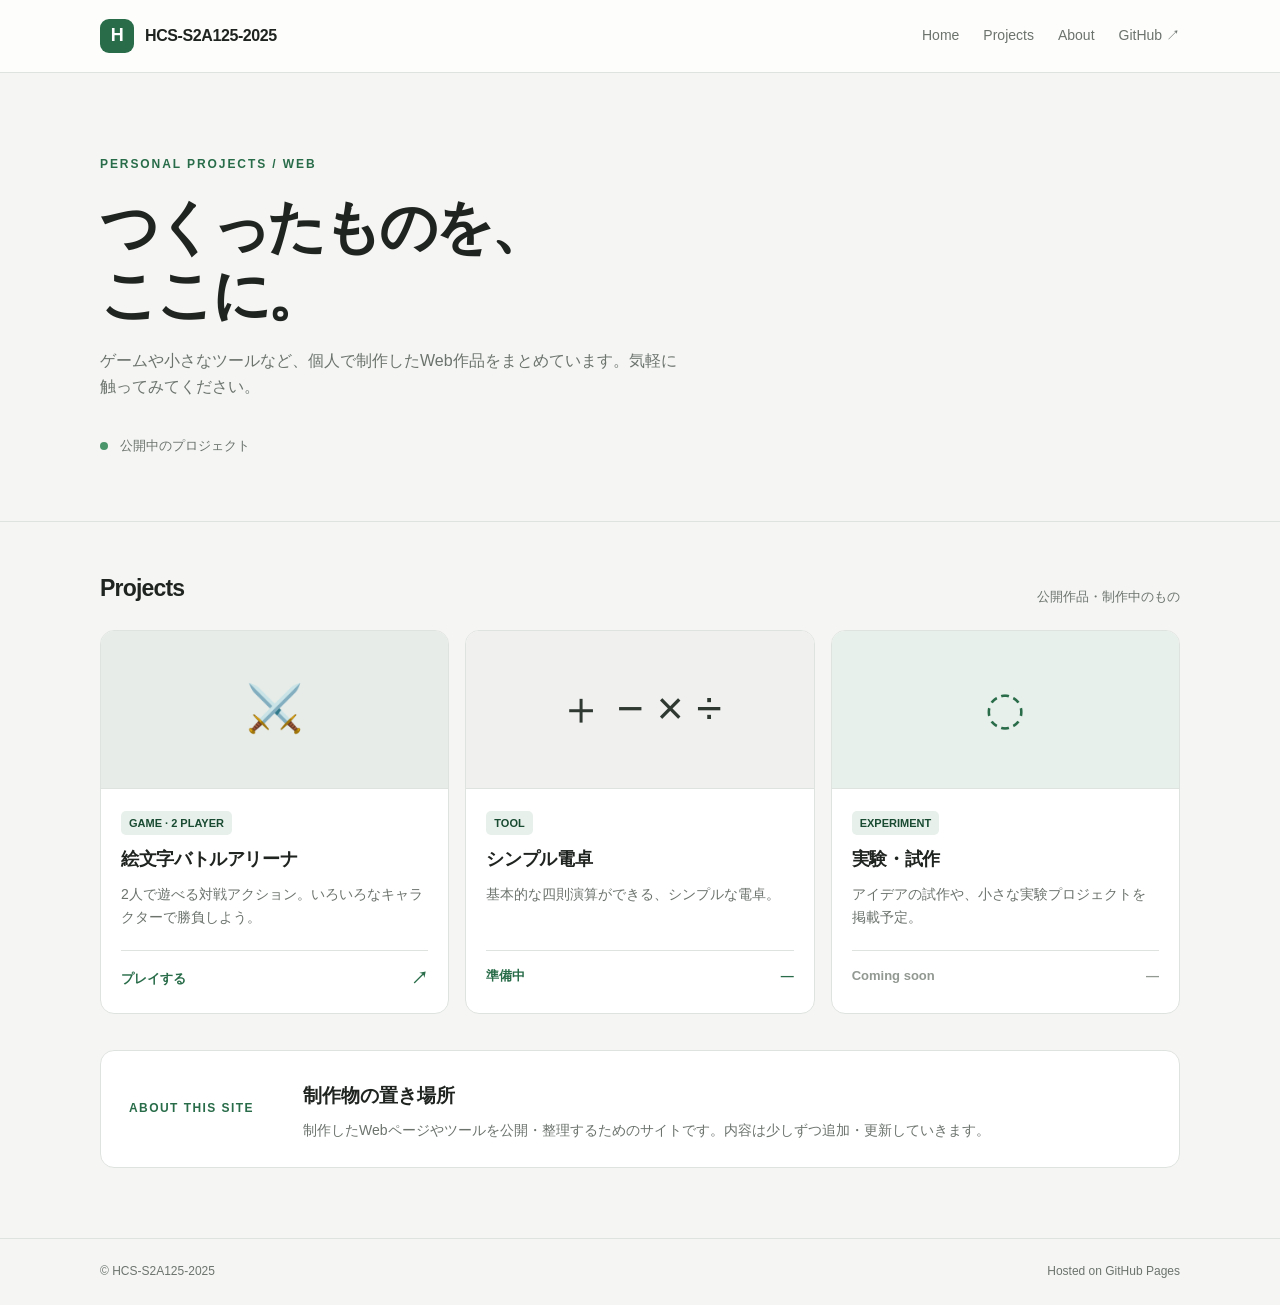
<file: index.html>
<!DOCTYPE html>
<html lang="ja">
<head>
  <meta charset="UTF-8">
  <meta name="viewport" content="width=device-width, initial-scale=1">
  <meta name="description" content="公開中のゲーム、ツール、制作物の一覧。">
  <title>HCS-S2A125-2025 — Projects</title>
  <style>
    :root {
      --bg: #f5f6f4;
      --surface: #ffffff;
      --ink: #202420;
      --muted: #6c736d;
      --line: #dfe3df;
      --green: #286c49;
      --green-soft: #e8f0eb;
      --green-dark: #194b32;
    }
    * { box-sizing: border-box; }
    html { scroll-behavior: smooth; }
    body {
      margin: 0; background: var(--bg); color: var(--ink);
      font-family: Inter, "Noto Sans JP", "Hiragino Kaku Gothic ProN", Meiryo, sans-serif;
      line-height: 1.65;
    }
    a { color: inherit; text-decoration: none; }
    .wrap { width: min(1080px, calc(100% - 40px)); margin: 0 auto; }
    header { border-bottom: 1px solid var(--line); background: rgba(255,255,255,.78); }
    .header-inner { min-height: 72px; display: flex; justify-content: space-between; align-items: center; gap: 24px; }
    .brand { display: flex; align-items: center; gap: 11px; font-weight: 750; letter-spacing: -.025em; }
    .brand-mark { width: 34px; height: 34px; display:grid; place-items:center; border-radius:9px; background:var(--green); color:white; font-size:18px; }
    .brand-name { font-size: 16px; }
    nav { display:flex; gap:24px; align-items:center; color:var(--muted); font-size:14px; }
    nav a:hover, .text-link:hover { color:var(--green); }
    .hero { padding: 82px 0 64px; border-bottom:1px solid var(--line); }
    .kicker { color:var(--green); font-size:12px; font-weight:800; letter-spacing:.16em; text-transform:uppercase; }
    h1 { font-size:clamp(34px,5vw,58px); line-height:1.18; letter-spacing:-.055em; margin:18px 0 18px; font-weight:800; }
    .hero p { color:var(--muted); font-size:16px; max-width:590px; margin:0; }
    .hero-bottom { margin-top:35px; display:flex; align-items:center; gap:12px; color:var(--muted); font-size:13px; }
    .dot { width:8px; height:8px; border-radius:50%; background:#4b956a; display:inline-block; }
    main { padding:48px 0 70px; }
    .section-head { display:flex; align-items:end; justify-content:space-between; gap:20px; margin-bottom:22px; }
    .section-head h2 { font-size:23px; letter-spacing:-.035em; margin:0; }
    .section-head span { color:var(--muted); font-size:13px; }
    .grid { display:grid; grid-template-columns:repeat(3, minmax(0,1fr)); gap:16px; }
    .card { background:var(--surface); border:1px solid var(--line); border-radius:14px; overflow:hidden; transition:transform .18s, border-color .18s; }
    .card:hover { transform:translateY(-3px); border-color:#a8c5b3; }
    .visual { height:158px; display:flex; align-items:center; justify-content:center; background:#eceeeb; color:#303832; border-bottom:1px solid var(--line); font-size:46px; }
    .visual.game { background:#e7ece8; }
    .visual.calc { background:#f0f1ef; }
    .visual.lab { background:#e8f0eb; color:var(--green); }
    .card-content { padding:20px; }
    .tag { display:inline-block; padding:3px 8px; border-radius:5px; background:var(--green-soft); color:var(--green-dark); font-size:11px; font-weight:700; margin-bottom:10px; }
    .card h3 { margin:0 0 8px; font-size:18px; letter-spacing:-.02em; }
    .card p { margin:0; color:var(--muted); font-size:14px; min-height:48px; }
    .card-action { display:flex; align-items:center; justify-content:space-between; margin-top:19px; padding-top:14px; border-top:1px solid var(--line); color:var(--green); font-size:13px; font-weight:750; }
    .arrow { font-size:17px; transition:transform .18s; }
    .card:hover .arrow { transform:translateX(3px); }
    .coming .card-action { color:#929892; }
    .about { margin-top:36px; padding:25px 28px; border:1px solid var(--line); border-radius:14px; background:#fff; display:grid; grid-template-columns:150px 1fr; gap:24px; align-items:center; }
    .about-label { color:var(--green); font-size:12px; font-weight:800; letter-spacing:.12em; }
    .about h2 { margin:4px 0 8px; font-size:19px; }
    .about p { margin:0; color:var(--muted); font-size:14px; }
    footer { border-top:1px solid var(--line); padding:23px 0; color:var(--muted); font-size:12px; }
    .footer-inner { display:flex; justify-content:space-between; gap:20px; }
    @media(max-width:760px) { .grid {grid-template-columns:1fr 1fr;} .about {grid-template-columns:1fr; gap:8px;} .hero {padding:60px 0 48px;} }
    @media(max-width:520px) { .header-inner {align-items:flex-start; flex-direction:column; padding:16px 0;} nav {width:100%; gap:16px; font-size:13px;} .grid {grid-template-columns:1fr;} .visual {height:135px;} .section-head {align-items:flex-start; flex-direction:column; gap:5px;} .footer-inner {flex-direction:column; gap:4px;} }
  </style>
</head>
<body>
  <header>
    <div class="wrap header-inner">
      <a class="brand" href="./"><span class="brand-mark">H</span><span class="brand-name">HCS-S2A125-2025</span></a>
      <nav aria-label="サイト内ナビゲーション">
        <a href="./">Home</a>
        <a href="#projects">Projects</a>
        <a href="#about">About</a>
        <a href="https://github.com/hcs-s2a125-2025" target="_blank" rel="noopener">GitHub ↗</a>
      </nav>
    </div>
  </header>

  <section class="hero">
    <div class="wrap">
      <div class="kicker">Personal projects / Web</div>
      <h1>つくったものを、<br>ここに。</h1>
      <p>ゲームや小さなツールなど、個人で制作したWeb作品をまとめています。気軽に触ってみてください。</p>
      <div class="hero-bottom"><span class="dot"></span>公開中のプロジェクト</div>
    </div>
  </section>

  <main class="wrap">
    <section id="projects">
      <div class="section-head">
        <h2>Projects</h2>
        <span>公開作品・制作中のもの</span>
      </div>
      <div class="grid">
        <article class="card">
          <div class="visual game" aria-hidden="true">⚔️</div>
          <div class="card-content">
            <span class="tag">GAME · 2 PLAYER</span>
            <h3>絵文字バトルアリーナ</h3>
            <p>2人で遊べる対戦アクション。いろいろなキャラクターで勝負しよう。</p>
            <a class="card-action" href="./games/battle/">プレイする <span class="arrow">↗</span></a>
          </div>
        </article>
        <article class="card">
          <div class="visual calc" aria-hidden="true">＋ − × ÷</div>
          <div class="card-content">
            <span class="tag">TOOL</span>
            <h3>シンプル電卓</h3>
            <p>基本的な四則演算ができる、シンプルな電卓。</p>
            <span class="card-action">準備中 <span>—</span></span>
          </div>
        </article>
        <article class="card coming">
          <div class="visual lab" aria-hidden="true">◌</div>
          <div class="card-content">
            <span class="tag">EXPERIMENT</span>
            <h3>実験・試作</h3>
            <p>アイデアの試作や、小さな実験プロジェクトを掲載予定。</p>
            <span class="card-action">Coming soon <span>—</span></span>
          </div>
        </article>
      </div>
    </section>

    <section id="about" class="about">
      <div class="about-label">ABOUT THIS SITE</div>
      <div>
        <h2>制作物の置き場所</h2>
        <p>制作したWebページやツールを公開・整理するためのサイトです。内容は少しずつ追加・更新していきます。</p>
      </div>
    </section>
  </main>

  <footer>
    <div class="wrap footer-inner">
      <span>© HCS-S2A125-2025</span>
      <span>Hosted on GitHub Pages</span>
    </div>
  </footer>
</body>
</html>
</file>
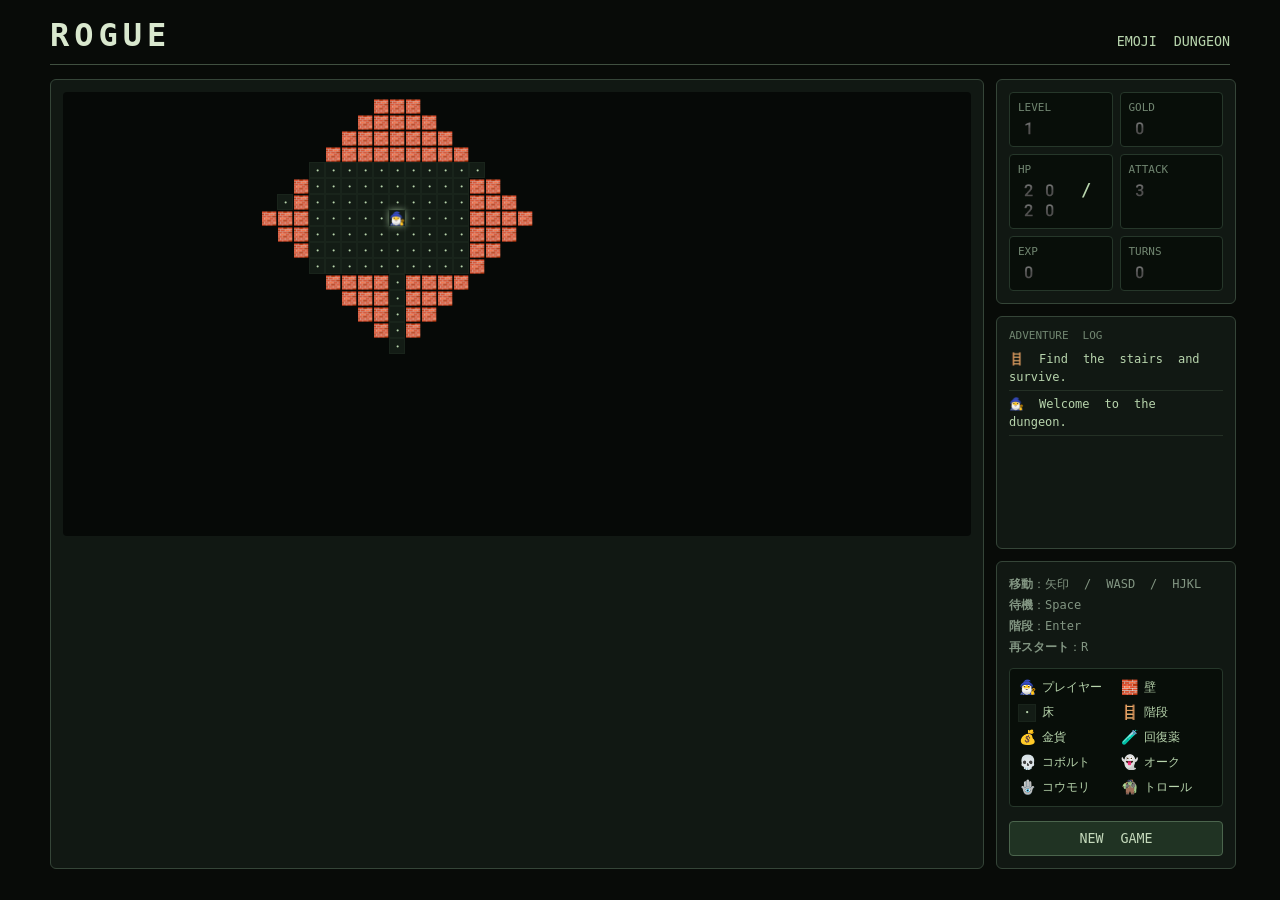
<file: games/rogue/index.html>
<!DOCTYPE html>
<html lang="ja">
<head>
<meta charset="UTF-8">
<meta name="viewport" content="width=device-width, initial-scale=1.0">
<title>ROGUE - Emoji Dungeon</title>

<style>
/* 基本リセット（元の "- {" の記述ミスを修正） */
* {
    box-sizing: border-box;
}

body {
    margin: 0;
    background: #080b08;
    color: #b8d5ad;
    font-family: Consolas, "Segoe UI Emoji", "Apple Color Emoji", "Noto Color Emoji", monospace;
    display: flex;
    justify-content: center;
    padding: 16px;
}

main {
    width: 1180px;
    max-width: 100%;
}

header {
    border-bottom: 1px solid #405040;
    padding-bottom: 10px;
    margin-bottom: 14px;
    display: flex;
    justify-content: space-between;
    align-items: baseline;
}

h1 {
    margin: 0;
    letter-spacing: 5px;
    color: #d9e8ce;
}

.layout {
    display: grid;
    grid-template-columns: 1fr 240px;
    gap: 12px;
}

.panel {
    background: #111813;
    border: 1px solid #354538;
    padding: 12px;
    border-radius: 6px;
}

/* マップ表示エリア：絵文字がズレないようCSS Gridで均等配置 */
.map-container {
    overflow: auto;
    display: flex;
    justify-content: center;
    align-items: center;
    background: #060907;
    border-radius: 4px;
    padding: 6px;
}

#map {
    display: grid;
    grid-template-columns: repeat(56, 16px);
    grid-template-rows: repeat(27, 16px);
    gap: 0;
    user-select: none;
    line-height: 1;
}

/* マップの1マス（タイル） */
.tile {
    width: 16px;
    height: 16px;
    display: flex;
    align-items: center;
    justify-content: center;
    font-size: 13px;
}

/* 床タイルの表現（絵文字が乗っていない床の質感） */
.tile-floor {
    background-color: #131c15;
    border: 0.5px solid #19241b;
}

/* 一度探索したが現在視界外のタイル（記憶領域として薄暗く表示） */
.tile-dim {
    opacity: 0.35;
    filter: grayscale(40%);
}

/* プレイヤーの視認性を高める微かな光彩 */
.tile-player {
    filter: drop-shadow(0 0 3px rgba(184, 213, 173, 0.7));
    z-index: 2;
}

aside {
    display: flex;
    flex-direction: column;
    gap: 12px;
}

.stats {
    display: grid;
    grid-template-columns: 1fr 1fr;
    gap: 7px;
}

.stat {
    background: #080e09;
    padding: 8px;
    border: 1px solid #26372a;
    border-radius: 4px;
}

.stat span {
    display: block;
    font-size: 11px;
    color: #718671;
}

.stat b {
    display: block;
    font-size: 17px;
    margin-top: 4px;
}

#log {
    height: 190px;
    overflow-y: auto;
    font-size: 12px;
    line-height: 1.5;
    margin-top: 4px;
}

.logline {
    border-bottom: 1px solid #243025;
    padding: 4px 0;
}

.controls {
    font-size: 12px;
    line-height: 1.75;
    color: #829582;
}

.legend-grid {
    display: grid;
    grid-template-columns: 1fr 1fr;
    gap: 4px 8px;
    margin: 10px 0 14px 0;
    padding: 8px;
    background: #080e09;
    border: 1px solid #26372a;
    border-radius: 4px;
    color: #b8d5ad;
}

.legend-item {
    display: flex;
    align-items: center;
    gap: 6px;
}

.legend-icon {
    display: inline-flex;
    align-items: center;
    justify-content: center;
    width: 18px;
    height: 18px;
    font-size: 14px;
}

/* タッチ・クリック用モバイル十字キー（スマホ操作補助） */
.dpad {
    display: none;
    grid-template-columns: repeat(3, 44px);
    grid-template-rows: repeat(2, 44px);
    gap: 6px;
    justify-content: center;
    margin-top: 10px;
}

.dpad button {
    padding: 0;
    font-size: 16px;
    border-radius: 6px;
}

button {
    width: 100%;
    background: #203323;
    border: 1px solid #4b654d;
    color: #c4d9bb;
    padding: 9px 12px;
    cursor: pointer;
    font-family: inherit;
    border-radius: 4px;
    transition: background 0.15s;
}

button:hover {
    background: #314b34;
}

#overlay {
    position: fixed;
    inset: 0;
    background: rgba(0, 0, 0, 0.8);
    display: none;
    align-items: center;
    justify-content: center;
    z-index: 100;
}

.modal {
    background: #111a14;
    border: 1px solid #58715a;
    padding: 25px;
    text-align: center;
    width: 350px;
    max-width: 90%;
    border-radius: 8px;
}

@media(max-width: 960px) {
    .layout {
        grid-template-columns: 1fr;
    }

    .map-container {
        justify-content: flex-start;
    }

    aside {
        display: grid;
        grid-template-columns: 1fr 1fr;
    }

    .dpad {
        display: grid;
    }
}

@media(max-width: 600px) {
    aside {
        grid-template-columns: 1fr;
    }
}
</style>
</head>

<body>

<main>

<header>
    <h1>ROGUE</h1>
    <small>EMOJI DUNGEON</small>
</header>

<div class="layout">

<section class="panel">
    <div class="map-container">
        <div id="map"></div>
    </div>
    <!-- モバイル・マウス操作用コントロールパッド -->
    <div class="dpad">
        <button onclick="descend()" title="階段を降りる">🪜</button>
        <button onclick="move(0,-1)" title="上へ">▲</button>
        <button onclick="takeTurn()" title="待機">⏳</button>
        <button onclick="move(-1,0)" title="左へ">◀</button>
        <button onclick="move(0,1)" title="下へ">▼</button>
        <button onclick="move(1,0)" title="右へ">▶</button>
    </div>
</section>

<aside>

<section class="panel stats">
    <div class="stat">
        <span>LEVEL</span>
        <b id="depth">1</b>
    </div>

    <div class="stat">
        <span>GOLD</span>
        <b id="gold">0</b>
    </div>

    <div class="stat">
        <span>HP</span>
        <b id="hp">20 / 20</b>
    </div>

    <div class="stat">
        <span>ATTACK</span>
        <b id="atk">3</b>
    </div>

    <div class="stat">
        <span>EXP</span>
        <b id="xp">0</b>
    </div>

    <div class="stat">
        <span>TURNS</span>
        <b id="turns">0</b>
    </div>
</section>

<section class="panel">
    <div style="color:#718671;font-size:11px">
        ADVENTURE LOG
    </div>
    <div id="log"></div>
</section>

<section class="panel controls">
    <b>移動</b>：矢印 / WASD / HJKL<br>
    <b>待機</b>：Space<br>
    <b>階段</b>：Enter<br>
    <b>再スタート</b>：R

    <!-- 絵文字凡例 -->
    <div class="legend-grid">
        <div class="legend-item"><span class="legend-icon">🧙‍♂️</span>プレイヤー</div>
        <div class="legend-item"><span class="legend-icon">🧱</span>壁</div>
        <div class="legend-item"><span class="legend-icon tile-floor">・</span>床</div>
        <div class="legend-item"><span class="legend-icon">🪜</span>階段</div>
        <div class="legend-item"><span class="legend-icon">💰</span>金貨</div>
        <div class="legend-item"><span class="legend-icon">🧪</span>回復薬</div>
        <div class="legend-item"><span class="legend-icon">💀</span>コボルト</div>
        <div class="legend-item"><span class="legend-icon">👻</span>オーク</div>
        <div class="legend-item"><span class="legend-icon">🪬</span>コウモリ</div>
        <div class="legend-item"><span class="legend-icon">🧌</span>トロール</div>
    </div>

    <button onclick="restart()">NEW GAME</button>
</section>

</aside>
</div>
</main>

<div id="overlay">
    <div class="modal">
        <h2 id="ovtitle">GAME OVER</h2>
        <p id="ovtext"></p>
        <button onclick="restart()">PLAY AGAIN</button>
    </div>
</div>

<script>
const W = 56;
const H = 27;

// 絵文字マッピング定義
const EMOJI = {
    player: "🧙‍♂️",
    wall: "🧱",
    floor: "・",
    stairs: "🪜",
    gold: "💰",
    potion: "🧪",
    kobold: "💀",
    orc: "👻",
    bat: "🪬",
    troll: "🧌"
};

let map;
let rooms;
let player;
let monsters;
let items;
let depth;
let gold;
let xp;
let turns;
let gameover;
let seen;

const rand = (a, b) =>
    Math.floor(Math.random() * (b - a + 1)) + a;

const el = id => document.getElementById(id);

// ログ出力
function log(text) {
    el("log").innerHTML =
        `<div class="logline">${text}</div>` +
        el("log").innerHTML;
}

// マップ初期化（preservePlayerStatsがtrueの場合は階層移動としてステータスを引き継ぐ）
function createMap(preservePlayerStats = false) {
    map = Array.from(
        { length: H },
        () => Array(W).fill("#")
    );

    seen = Array.from(
        { length: H },
        () => Array(W).fill(false)
    );

    rooms = [];
    monsters = [];
    items = [];

    // 部屋生成
    for (let attempt = 0; attempt < 100; attempt++) {
        if (rooms.length >= 8) break;

        let rw = rand(5, 10);
        let rh = rand(4, 7);

        let rx = rand(1, W - rw - 2);
        let ry = rand(1, H - rh - 2);

        let room = {
            x: rx,
            y: ry,
            w: rw,
            h: rh,
            cx: rx + Math.floor(rw / 2),
            cy: ry + Math.floor(rh / 2)
        };

        // 部屋同士の重なり判定
        let overlap = rooms.some(r =>
            rx < r.x + r.w + 1 &&
            rx + rw + 1 > r.x &&
            ry < r.y + r.h + 1 &&
            ry + rh + 1 > r.y
        );

        if (overlap) continue;

        // 床を配置
        for (let y = ry; y < ry + rh; y++) {
            for (let x = rx; x < rx + rw; x++) {
                map[y][x] = ".";
            }
        }

        // 通路を接続
        if (rooms.length > 0) {
            let prev = rooms[rooms.length - 1];

            if (Math.random() < 0.5) {
                horizontalTunnel(prev.cx, room.cx, prev.cy);
                verticalTunnel(prev.cy, room.cy, room.cx);
            } else {
                verticalTunnel(prev.cy, room.cy, prev.cx);
                horizontalTunnel(prev.cx, room.cx, room.cy);
            }
        }

        rooms.push(room);
    }

    // 部屋が2つ未満なら再生成
    if (rooms.length < 2) {
        createMap(preservePlayerStats);
        return;
    }

    // プレイヤー配置（新規スタート時は初期化、階層移動時は位置のみ更新）
    if (preservePlayerStats && player) {
        player.x = rooms[0].cx;
        player.y = rooms[0].cy;
    } else {
        player = {
            x: rooms[0].cx,
            y: rooms[0].cy,
            hp: 20,
            maxhp: 20,
            atk: 3
        };
    }

    // 階段を最後の部屋に配置
    const last = rooms[rooms.length - 1];
    map[last.cy][last.cx] = ">";

    // 敵・アイテム配置
    for (let i = 1; i < rooms.length; i++) {
        let room = rooms[i];

        if (Math.random() < 0.75) {
            let p = randomRoomPosition(room);
            monsters.push(createMonster(p.x, p.y));
        }

        if (Math.random() < 0.7) {
            let p = randomRoomPosition(room);
            items.push({
                x: p.x,
                y: p.y,
                type: Math.random() < 0.7 ? "gold" : "potion",
                value: rand(5, 15)
            });
        }
    }
}

// 横通路
function horizontalTunnel(x1, x2, y) {
    for (let x = Math.min(x1, x2); x <= Math.max(x1, x2); x++) {
        map[y][x] = ".";
    }
}

// 縦通路
function verticalTunnel(y1, y2, x) {
    for (let y = Math.min(y1, y2); y <= Math.max(y1, y2); y++) {
        map[y][x] = ".";
    }
}

// 部屋内の空き座標を取得
function randomRoomPosition(room) {
    let x, y;

    do {
        x = rand(room.x, room.x + room.w - 1);
        y = rand(room.y, room.y + room.h - 1);
    } while (
        (x === player.x && y === player.y) ||
        monsterAt(x, y) ||
        itemAt(x, y) ||
        map[y][x] === ">"
    );

    return { x, y };
}

// モンスター生成（絵文字割り当て）
function createMonster(x, y) {
    const types = [
        [EMOJI.kobold, "Kobold", 5, 1],
        [EMOJI.orc, "Orc", 8, 2],
        [EMOJI.bat, "Bat", 4, 1],
        [EMOJI.troll, "Troll", 12, 3]
    ];

    let t = types[rand(0, types.length - 1)];

    return {
        x: x,
        y: y,
        emoji: t[0],
        name: t[1],
        hp: t[2],
        atk: t[3]
    };
}

// 敵検索
function monsterAt(x, y) {
    return monsters.find(m => m.x === x && m.y === y);
}

// アイテム検索
function itemAt(x, y) {
    return items.find(i => i.x === x && i.y === y);
}

// 攻撃処理
function attack(monster) {
    let damage = rand(1, player.atk);
    monster.hp -= damage;

    log(`${EMOJI.player} You hit ${monster.emoji} ${monster.name} for ${damage} damage.`);

    if (monster.hp <= 0) {
        log(`${monster.emoji} ${monster.name} defeated!`);

        xp += 3;
        gold += rand(0, 3);

        monsters = monsters.filter(m => m !== monster);

        // レベルアップ
        if (xp >= 10) {
            xp -= 10;
            player.atk++;
            player.maxhp += 3;
            player.hp = Math.min(player.maxhp, player.hp + 3);

            log("✨ LEVEL UP! Attack & Max HP increased!");
        }
    }
}

// プレイヤー移動
function move(dx, dy) {
    if (gameover) return;

    let nx = player.x + dx;
    let ny = player.y + dy;

    if (nx < 0 || ny < 0 || nx >= W || ny >= H) return;

    // 敵がいる場合は攻撃
    let monster = monsterAt(nx, ny);
    if (monster) {
        attack(monster);
        takeTurn();
        return;
    }

    // 壁には移動できない
    if (map[ny][nx] !== "." && map[ny][nx] !== ">") {
        return;
    }

    player.x = nx;
    player.y = ny;

    // アイテム取得
    let item = itemAt(nx, ny);
    if (item) {
        if (item.type === "gold") {
            gold += item.value;
            log(`${EMOJI.gold} You found ${item.value} gold!`);
        } else {
            player.hp = Math.min(player.maxhp, player.hp + 8);
            log(`${EMOJI.potion} You drink a potion. +8 HP`);
        }

        items = items.filter(i => i !== item);
    }

    takeTurn();
}

// モンスター行動ターン
function takeTurn() {
    if (gameover) return;

    turns++;

    for (let m of [...monsters]) {
        let distance =
            Math.abs(m.x - player.x) +
            Math.abs(m.y - player.y);

        // 隣接していれば攻撃
        if (distance === 1) {
            let damage = rand(1, m.atk);
            player.hp -= damage;

            log(`${m.emoji} ${m.name} hits you for ${damage}.`);

            if (player.hp <= 0) {
                player.hp = 0;
                render();
                endGame();
                return;
            }
        } else {
            // プレイヤーを追跡
            if (Math.random() < 0.65) {
                let dx = player.x - m.x;
                let dy = player.y - m.y;

                if (Math.abs(dx) > Math.abs(dy)) {
                    dy = 0;
                } else {
                    dx = 0;
                }

                dx = Math.sign(dx);
                dy = Math.sign(dy);

                let nx = m.x + dx;
                let ny = m.y + dy;

                if (
                    map[ny]?.[nx] === "." &&
                    !monsterAt(nx, ny) &&
                    !(nx === player.x && ny === player.y)
                ) {
                    m.x = nx;
                    m.y = ny;
                }
            }
        }
    }

    render();
}

// 階段を降りる
function descend() {
    if (gameover) return;

    if (map[player.y][player.x] !== ">") {
        log("There are no stairs here.");
        return;
    }

    depth++;
    player.hp = Math.min(player.maxhp, player.hp + 5);

    createMap(true);

    log(`${EMOJI.stairs} You descend to level ${depth}.`);

    render();
}

// ゲームオーバー処理
function endGame() {
    gameover = true;

    el("ovtitle").textContent = "💀 GAME OVER";
    el("ovtext").textContent =
        `Level ${depth} / Turns ${turns} / Gold ${gold}`;

    el("overlay").style.display = "flex";
}

// 絵文字グリッド描画
function render() {
    const mapEl = el("map");
    const fragment = document.createDocumentFragment();

    for (let y = 0; y < H; y++) {
        for (let x = 0; x < W; x++) {
            const tile = document.createElement("div");
            tile.className = "tile";

            let distance =
                Math.abs(x - player.x) +
                Math.abs(y - player.y);

            // 視界判定（マンハッタン距離8以内）
            const inSight = distance <= 8;
            if (inSight) {
                seen[y][x] = true;
            }

            // 未探索の闇
            if (!seen[y][x]) {
                fragment.appendChild(tile);
                continue;
            }

            // 探索済みだが現在視界外の場合は薄暗く表示
            if (!inSight) {
                tile.classList.add("tile-dim");
            }

            const base = map[y][x];
            let content = "";

            if (base === "#") {
                content = EMOJI.wall;
            } else if (base === ">") {
                tile.classList.add("tile-floor");
                content = EMOJI.stairs;
            } else {
                tile.classList.add("tile-floor");
                content = EMOJI.floor;
            }

            // 視界内のみアイテムとモンスターを表示
            if (inSight) {
                let item = itemAt(x, y);
                if (item) {
                    content = item.type === "gold" ? EMOJI.gold : EMOJI.potion;
                }

                let monster = monsterAt(x, y);
                if (monster) {
                    content = monster.emoji;
                }
            }

            // プレイヤー描画
            if (x === player.x && y === player.y) {
                content = EMOJI.player;
                tile.classList.add("tile-player");
            }

            tile.textContent = content;
            fragment.appendChild(tile);
        }
    }

    mapEl.innerHTML = "";
    mapEl.appendChild(fragment);

    // ステータス更新
    el("depth").textContent = depth;
    el("gold").textContent = gold;
    el("hp").textContent = `${player.hp} / ${player.maxhp}`;
    el("atk").textContent = player.atk;
    el("xp").textContent = xp;
    el("turns").textContent = turns;
}

// ゲーム再スタート
function restart() {
    depth = 1;
    gold = 0;
    xp = 0;
    turns = 0;
    gameover = false;

    el("overlay").style.display = "none";
    el("log").innerHTML = "";

    createMap(false);

    log(`${EMOJI.player} Welcome to the dungeon.`);
    log(`${EMOJI.stairs} Find the stairs and survive.`);

    render();
}

// キーボード操作イベント
document.addEventListener("keydown", function(e) {
    let key = e.key.toLowerCase();

    const controls = {
        "arrowup": [0, -1],
        "w": [0, -1],
        "k": [0, -1],

        "arrowdown": [0, 1],
        "s": [0, 1],
        "j": [0, 1],

        "arrowleft": [-1, 0],
        "a": [-1, 0],
        "h": [-1, 0],

        "arrowright": [1, 0],
        "d": [1, 0],
        "l": [1, 0]
    };

    if (controls[key]) {
        e.preventDefault();
        move(...controls[key]);
    } else if (key === " ") {
        e.preventDefault();
        takeTurn();
    } else if (key === "enter") {
        e.preventDefault();
        descend();
    } else if (key === "r") {
        restart();
    }
});

restart();
</script>

</body>
</html>
</file>
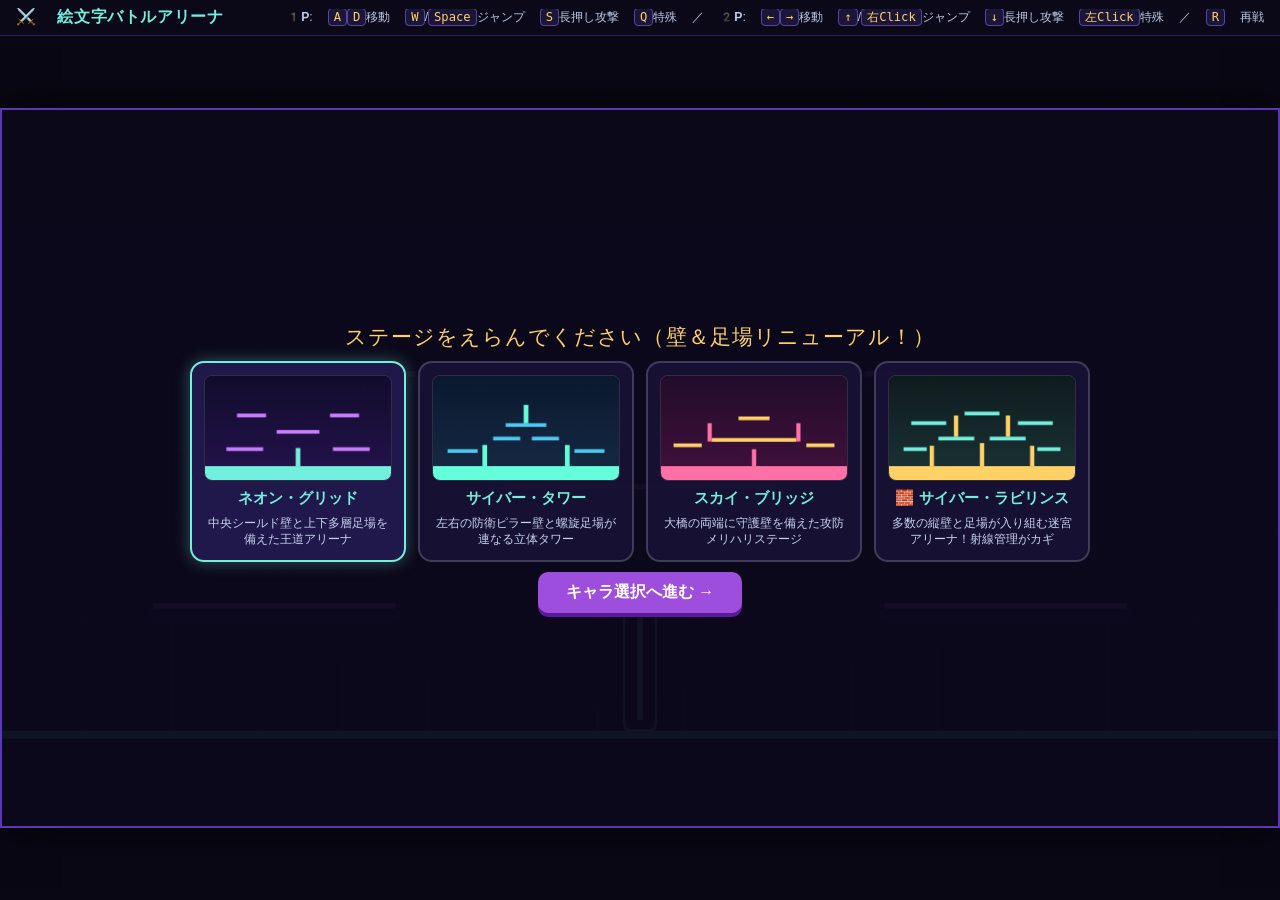
<file: index.html.html>
<!DOCTYPE html>
<html lang="ja">
<head>
  <meta charset="UTF-8" />
  <meta name="viewport" content="width=device-width, initial-scale=1.0" />
  <title>絵文字バトルアリーナ（1P WASD+Space+Q vs 2P 矢印+左右クリック）</title>
  <style>
    * {
      box-sizing: border-box;
      margin: 0;
      padding: 0;
    }

    html, body {
      width: 100%;
      height: 100%;
      overflow: hidden;
      background: #0b0918;
      color: #f3f6ff;
      font-family: "Hiragino Kaku Gothic ProN", "Yu Gothic", "Meiryo", "Apple Color Emoji", "Segoe UI Emoji", "Noto Color Emoji", sans-serif;
      user-select: none;
    }

    body {
      display: flex;
      flex-direction: column;
      align-items: center;
      justify-content: center;
    }

    .header {
      width: 100%;
      height: 36px;
      padding: 0 16px;
      background: rgba(11, 9, 24, 0.95);
      border-bottom: 1px solid rgba(90, 56, 181, 0.5);
      display: flex;
      justify-content: space-between;
      align-items: center;
      gap: 12px;
      flex-shrink: 0;
    }

    h1 {
      font-size: 1rem;
      color: #72efdd;
      letter-spacing: 0.04em;
      white-space: nowrap;
    }

    .controls-hint {
      font-size: 0.76rem;
      color: #c2cde8;
      white-space: nowrap;
      overflow: hidden;
      text-overflow: ellipsis;
    }

    .controls-hint kbd {
      background: #1b1638;
      border: 1px solid #5944a6;
      border-radius: 4px;
      padding: 1px 5px;
      font-family: monospace;
      color: #ffd166;
    }

    .stage-viewport {
      flex: 1;
      width: 100%;
      height: calc(100vh - 36px);
      display: flex;
      align-items: center;
      justify-content: center;
      background: #090714;
      overflow: hidden;
    }

    .game-wrap {
      position: relative;
      width: min(100vw, calc((100vh - 36px) * 16 / 9));
      height: min(calc(100vh - 36px), calc(100vw * 9 / 16));
      overflow: hidden;
      border: 2px solid #5a38b5;
      box-shadow: 0 0 40px rgba(0, 0, 0, 0.8);
      background: #100c24;
    }

    canvas {
      display: block;
      width: 100%;
      height: 100%;
      cursor: crosshair;
    }

    .hud {
      position: absolute;
      top: 12px;
      left: 16px;
      right: 16px;
      display: flex;
      justify-content: space-between;
      align-items: center;
      pointer-events: none;
      font-weight: bold;
      gap: 12px;
      flex-wrap: wrap;
    }

    .hud.hidden {
      display: none;
    }

    .p-hud {
      background: rgba(15, 11, 36, 0.88);
      border-radius: 999px;
      padding: 6px 14px;
      font-size: 0.95rem;
      display: inline-flex;
      align-items: center;
      gap: 8px;
    }

    .p1-hud {
      border: 1.5px solid rgba(114, 239, 221, 0.7);
      color: #72efdd;
    }

    .stage-hud-pill {
      background: rgba(15, 11, 36, 0.88);
      border: 1.5px solid rgba(255, 209, 102, 0.65);
      color: #ffd166;
      border-radius: 999px;
      padding: 5px 14px;
      font-size: 0.86rem;
    }

    .p2-hud {
      border: 1.5px solid rgba(255, 112, 166, 0.7);
      color: #ff70a6;
    }

    .hp-hearts {
      color: #ff5c8a;
      letter-spacing: 0.06em;
    }

    .sp-badge {
      font-size: 0.76rem;
      padding: 2px 8px;
      border-radius: 999px;
      background: rgba(255, 209, 102, 0.18);
      border: 1px solid rgba(255, 209, 102, 0.55);
      color: #ffd166;
    }

    .sp-badge.active {
      background: rgba(114, 239, 221, 0.22);
      border-color: rgba(114, 239, 221, 0.75);
      color: #72efdd;
    }

    .sp-badge.cd {
      background: rgba(120, 125, 160, 0.2);
      border-color: rgba(150, 155, 190, 0.4);
      color: #a9b2d4;
    }

    /* 画面パネル */
    .screen-panel {
      position: absolute;
      inset: 0;
      background: rgba(11, 8, 26, 0.95);
      display: flex;
      flex-direction: column;
      align-items: center;
      justify-content: center;
      padding: 14px 18px;
      gap: 10px;
      overflow-y: auto;
    }

    .screen-panel.hidden {
      display: none;
    }

    .screen-title {
      font-size: 1.32rem;
      color: #ffd166;
      letter-spacing: 0.05em;
    }

    .stage-grid {
      display: grid;
      grid-template-columns: repeat(4, minmax(160px, 1fr));
      gap: 12px;
      width: 100%;
      max-width: 900px;
    }

    .stage-card {
      background: rgba(24, 18, 54, 0.92);
      border: 2px solid rgba(255, 255, 255, 0.18);
      border-radius: 14px;
      padding: 12px;
      display: flex;
      flex-direction: column;
      align-items: center;
      gap: 7px;
      cursor: pointer;
      color: #f3f6ff;
      text-align: center;
      transition: transform 0.1s ease, border-color 0.15s ease, box-shadow 0.15s ease;
    }

    .stage-card:hover {
      transform: translateY(-3px);
      border-color: #c77dff;
    }

    .stage-card.active {
      border-color: #72efdd;
      background: rgba(34, 24, 76, 0.96);
      box-shadow: 0 0 16px rgba(114, 239, 221, 0.35);
    }

    .stage-mini-canvas {
      width: 100%;
      max-width: 200px;
      height: auto;
      border-radius: 8px;
      border: 1px solid rgba(255, 255, 255, 0.15);
      background: #0d0822;
    }

    .stage-card-name {
      font-size: 0.95rem;
      font-weight: bold;
      color: #72efdd;
    }

    .stage-card-desc {
      font-size: 0.74rem;
      color: #c8d3f0;
      line-height: 1.35;
    }

    .selected-stage-banner {
      background: rgba(28, 21, 64, 0.92);
      border: 1.5px solid rgba(255, 209, 102, 0.55);
      color: #ffd166;
      border-radius: 999px;
      padding: 4px 16px;
      font-size: 0.85rem;
      font-weight: bold;
    }

    .select-columns {
      display: grid;
      grid-template-columns: repeat(2, minmax(240px, 1fr));
      gap: 14px;
      width: 100%;
      max-width: 880px;
    }

    .player-panel {
      background: rgba(24, 18, 54, 0.92);
      border-radius: 14px;
      padding: 11px 14px;
      display: flex;
      flex-direction: column;
      align-items: center;
      gap: 7px;
    }

    .player-panel.p1 {
      border: 2px solid #72efdd;
    }

    .player-panel.p2 {
      border: 2px solid #ff70a6;
    }

    .panel-header {
      display: flex;
      align-items: center;
      gap: 10px;
      font-weight: bold;
      font-size: 0.96rem;
    }

    .p1 .panel-header { color: #72efdd; }
    .p2 .panel-header { color: #ff70a6; }

    .selected-preview {
      font-size: 2.2rem;
      line-height: 1;
      height: 38px;
      display: flex;
      align-items: center;
      justify-content: center;
    }

    .emoji-grid {
      display: grid;
      grid-template-columns: repeat(9, 34px);
      gap: 5px;
      justify-content: center;
    }

    .emoji-btn {
      width: 34px;
      height: 34px;
      font-size: 1.24rem;
      font-family: "Apple Color Emoji", "Segoe UI Emoji", "Noto Color Emoji", sans-serif;
      border-radius: 9px;
      border: 2px solid rgba(255, 255, 255, 0.2);
      background: rgba(12, 9, 28, 0.9);
      cursor: pointer;
      display: flex;
      align-items: center;
      justify-content: center;
      transition: transform 0.08s ease, border-color 0.12s ease, background 0.12s ease;
    }

    .emoji-btn:hover {
      transform: translateY(-2px);
    }

    .p1 .emoji-btn.active {
      border-color: #72efdd;
      background: rgba(114, 239, 221, 0.22);
      box-shadow: 0 0 12px rgba(114, 239, 221, 0.45);
    }

    .p2 .emoji-btn.active {
      border-color: #ff70a6;
      background: rgba(255, 112, 166, 0.22);
      box-shadow: 0 0 12px rgba(255, 112, 166, 0.45);
    }

    .ability-box {
      width: 100%;
      background: rgba(12, 9, 28, 0.78);
      border: 1px solid rgba(255, 255, 255, 0.14);
      border-radius: 10px;
      padding: 6px 10px;
      text-align: center;
    }

    .ability-name {
      font-size: 0.86rem;
      font-weight: bold;
      color: #ffd166;
      margin-bottom: 2px;
    }

    .ability-desc {
      font-size: 0.73rem;
      color: #d6dff7;
      line-height: 1.32;
    }

    .special-desc {
      font-size: 0.73rem;
      color: #72efdd;
      margin-top: 2px;
      line-height: 1.32;
    }

    .key-note {
      font-size: 0.72rem;
      color: #aebad9;
    }

    .action-row {
      display: flex;
      gap: 12px;
      flex-wrap: wrap;
      justify-content: center;
      align-items: center;
    }

    .start-btn {
      background: #9d4edd;
      color: #ffffff;
      border: none;
      border-radius: 10px;
      padding: 10px 28px;
      font-size: 1rem;
      font-weight: bold;
      cursor: pointer;
      box-shadow: 0 4px 0 #5a189a;
    }

    .start-btn:hover {
      background: #b565f5;
    }

    .start-btn:active {
      transform: translateY(2px);
      box-shadow: 0 2px 0 #5a189a;
    }

    button.sub-btn {
      background: #27204d;
      color: #e4ecff;
      border: 1.5px solid #7b61ff;
      border-radius: 10px;
      padding: 9px 18px;
      font-size: 0.92rem;
      font-weight: bold;
      cursor: pointer;
    }

    button.sub-btn:hover {
      background: #362c69;
    }

    /* 勝敗オーバーレイ */
    .result-overlay {
      position: absolute;
      inset: 0;
      background: rgba(9, 6, 22, 0.84);
      display: flex;
      flex-direction: column;
      align-items: center;
      justify-content: center;
      gap: 14px;
      text-align: center;
      padding: 20px;
    }

    .result-overlay.hidden {
      display: none;
    }

    .result-overlay h2 {
      font-size: 1.7rem;
      color: #ffd166;
    }

    .result-actions {
      display: flex;
      gap: 12px;
      flex-wrap: wrap;
      justify-content: center;
    }

    @media (max-width: 780px) {
      .stage-grid {
        grid-template-columns: repeat(2, 1fr);
      }
      .select-columns {
        grid-template-columns: 1fr;
      }
    }
  </style>
</head>
<body>
  <div class="header">
    <h1>⚔️ 絵文字バトルアリーナ</h1>
    <div class="controls-hint">
      <strong>1P</strong>: <kbd>A</kbd><kbd>D</kbd>移動 <kbd>W</kbd>/<kbd>Space</kbd>ジャンプ <kbd>S</kbd>長押し攻撃 <kbd>Q</kbd>特殊 ／ 
      <strong>2P</strong>: <kbd>←</kbd><kbd>→</kbd>移動 <kbd>↑</kbd>/<kbd>右Click</kbd>ジャンプ <kbd>↓</kbd>長押し攻撃 <kbd>左Click</kbd>特殊 ／ 
      <kbd>R</kbd> 再戦
    </div>
  </div>

  <div class="stage-viewport">
    <div class="game-wrap">
      <canvas id="game" width="960" height="540"></canvas>

      <!-- 戦闘HUD -->
      <div class="hud hidden" id="battleHud">
        <div class="p-hud p1-hud" id="p1Hud"></div>
        <div class="stage-hud-pill" id="stageHud">🏟️ ネオン・グリッド</div>
        <div class="p-hud p2-hud" id="p2Hud"></div>
      </div>

      <!-- 1. ステージ選択画面 -->
      <div class="screen-panel" id="stageScreen">
        <div class="screen-title">ステージをえらんでください（壁＆足場リニューアル！）</div>
        <div class="stage-grid" id="stageGrid"></div>
        <button class="start-btn" id="toCharSelectBtn" type="button">キャラ選択へ進む →</button>
      </div>

      <!-- 2. キャラ選択画面 -->
      <div class="screen-panel hidden" id="charScreen">
        <div class="screen-title">キャラクターと弾・特殊アクションを確認！</div>
        <div class="selected-stage-banner" id="selectedStageBanner">選択ステージ: ネオン・グリッド</div>
        <div class="select-columns">
          <div class="player-panel p1">
            <div class="panel-header">1P（WASD ＋ Space ＋ Q）</div>
            <div class="selected-preview" id="p1Preview">🤯</div>
            <div class="emoji-grid" id="p1Grid"></div>
            <div class="ability-box">
              <div class="ability-name" id="p1AbilityName"></div>
              <div class="ability-desc" id="p1AbilityDesc"></div>
              <div class="special-desc" id="p1SpecialDesc"></div>
            </div>
            <div class="key-note">A/D: 移動 ／ W・Space: 2段ジャンプ ／ S長押し: 攻撃 ／ Q: 特殊</div>
          </div>
          <div class="player-panel p2">
            <div class="panel-header">2P（矢印キー ＋ 左右クリック）</div>
            <div class="selected-preview" id="p2Preview">💩</div>
            <div class="emoji-grid" id="p2Grid"></div>
            <div class="ability-box">
              <div class="ability-name" id="p2AbilityName"></div>
              <div class="ability-desc" id="p2AbilityDesc"></div>
              <div class="special-desc" id="p2SpecialDesc"></div>
            </div>
            <div class="key-note">←/→: 移動 ／ ↑・右Click: 2段ジャンプ ／ ↓長押し: 攻撃 ／ 左Click: 特殊</div>
          </div>
        </div>
        <div class="action-row">
          <button class="sub-btn" id="backToStageBtn" type="button">← ステージを選び直す</button>
          <button class="start-btn" id="startBattleBtn" type="button">バトルスタート！</button>
        </div>
      </div>

      <!-- 勝敗オーバーレイ -->
      <div class="result-overlay hidden" id="resultOverlay">
        <h2 id="resultTitle">🏆 1P 🤯 の勝利！</h2>
        <div class="result-actions">
          <button class="start-btn" id="rematchBtn" type="button">もう一回たたかう (R)</button>
          <button class="sub-btn" id="toCharBtn" type="button">キャラを選び直す</button>
          <button class="sub-btn" id="toStageBtn" type="button">ステージを選び直す</button>
        </div>
      </div>
    </div>
  </div>

  <script>
    const CHARACTER_DEFS = {
      "🤩": {
        emoji: "🤩",
        abilityName: "⚡ スター・シュリケン",
        abilityDesc: "弾種：回転スター手裏剣 ／ 移動速度アップ（最大射程：約190px）",
        specialName: "特殊：スター・フラッシュ突進",
        specialDesc: "前方に短距離高速突進（突進0.15s・終了後CT 3.2s）",
        specialType: "dash_strike",
        specialCooldown: 3.2,
        dashDuration: 0.15,
        dashSpeed: 740,
        moveSpeed: 335,
        jumpVel: -690,
        doubleJumpVel: -600,
        pulseSpeed: 580,
        pulseRadius: 21,
        minPulseRangeLife: 0.12,
        maxPulseRangeLife: 0.33,
        pulseCooldown: 0.36,
        projectileStyle: "star_shuriken",
        invincibleDuration: 1.05,
        knockbackScale: 1.0,
        shockwaveRadius: 0
      },
      "🤪": {
        emoji: "🤪",
        abilityName: "🦘 クレイジー・ジグザグ弾",
        abilityDesc: "弾種：上下蛇行スプリング弾 ／ ジャンプ強化（最大射程：約230px）",
        specialName: "特殊：スプリング・メテオ落下",
        specialDesc: "急降下＆着地衝撃波（半径82px・着地後CT 3.5s）",
        specialType: "meteor_slam",
        specialCooldown: 3.5,
        slamShockwaveRadius: 82,
        moveSpeed: 275,
        jumpVel: -720,
        doubleJumpVel: -715,
        pulseSpeed: 500,
        pulseRadius: 21,
        minPulseRangeLife: 0.14,
        maxPulseRangeLife: 0.46,
        pulseCooldown: 0.36,
        projectileStyle: "zigzag_spring",
        invincibleDuration: 1.05,
        knockbackScale: 0.95,
        shockwaveRadius: 0
      },
      "🥴": {
        emoji: "🥴",
        abilityName: "🛡️ 酔いどれバブル・タフネス",
        abilityDesc: "弾種：ゆらゆら渦巻きバブル ／ 無敵時間＆耐性アップ（最大射程：約280px）",
        specialName: "特殊：ネオン・ガードバリア",
        specialDesc: "1.05秒バリア＆弾反射（効果終了後CT 5.0s）",
        specialType: "barrier",
        specialCooldown: 5.0,
        barrierDuration: 1.05,
        moveSpeed: 260,
        jumpVel: -690,
        doubleJumpVel: -600,
        pulseSpeed: 500,
        pulseRadius: 22,
        minPulseRangeLife: 0.15,
        maxPulseRangeLife: 0.56,
        pulseCooldown: 0.36,
        projectileStyle: "dizzy_bubble",
        invincibleDuration: 1.55,
        knockbackScale: 0.65,
        shockwaveRadius: 0
      },
      "😎": {
        emoji: "😎",
        abilityName: "🌊 クール・メガウェーブ",
        abilityDesc: "弾種：多重ソニックウェーブ ／ 巨大弾＆高速連射（最大射程：約215px）",
        specialName: "特殊：ハイスピード・ワイド3WAY",
        specialDesc: "広角3方向へ高速メガウェーブ拡散＆プレイヤー色エフェクト（CT 3.4s）",
        specialType: "triple_shot",
        specialCooldown: 3.4,
        tripleRangeLife: 0.36,
        moveSpeed: 275,
        jumpVel: -690,
        doubleJumpVel: -600,
        pulseSpeed: 520,
        pulseRadius: 31,
        minPulseRangeLife: 0.13,
        maxPulseRangeLife: 0.42,
        pulseCooldown: 0.26,
        projectileStyle: "mega_wave",
        invincibleDuration: 1.05,
        knockbackScale: 1.0,
        shockwaveRadius: 0
      },
      "🫨": {
        emoji: "🫨",
        abilityName: "💥 シェイク・ソニックリング",
        abilityDesc: "弾種：高周波振動リング ／ 発射時振動波（最大射程：約155px）",
        specialName: "特殊：メガ・グラビティ振動",
        specialDesc: "近距離の広範囲振動波（半径92px・CT 4.0s）",
        specialType: "mega_quake",
        specialCooldown: 4.0,
        megaQuakeRadius: 92,
        moveSpeed: 285,
        jumpVel: -690,
        doubleJumpVel: -620,
        pulseSpeed: 480,
        pulseRadius: 22,
        minPulseRangeLife: 0.11,
        maxPulseRangeLife: 0.32,
        pulseCooldown: 0.35,
        projectileStyle: "quake_ring",
        invincibleDuration: 1.05,
        knockbackScale: 0.9,
        shockwaveRadius: 50
      },
      "🤯": {
        emoji: "🤯",
        abilityName: "💥 ブレイン・スパーク",
        abilityDesc: "弾種：高速回転スパーク弾 ／ パワーバランス型（最大射程：約270px）",
        specialName: "特殊：🤯 ギガ・メルトダウン（一発どかん！）",
        specialDesc: "0.45秒のチャージ後、超巨大爆発（半径155px・特大吹っ飛ばし・CT 5.2s）",
        specialType: "mind_explosion",
        specialCooldown: 5.2,
        chargeDuration: 0.45,
        explosionRadius: 155,
        moveSpeed: 265,
        jumpVel: -690,
        doubleJumpVel: -605,
        pulseSpeed: 540,
        pulseRadius: 21,
        minPulseRangeLife: 0.15,
        maxPulseRangeLife: 0.50,
        pulseCooldown: 0.38,
        projectileStyle: "brain_spark",
        projectileColorOverride: "#ff9f1c",
        invincibleDuration: 1.05,
        knockbackScale: 0.95,
        shockwaveRadius: 0
      },
      "🤠": {
        emoji: "🤠",
        abilityName: "🎯 ガンスリンガー・ライフル",
        abilityDesc: "弾種：超高速ライフル銃弾（最大射程：超長距離・約870px）",
        specialName: "特殊：ハイパワー・ロングスナイプ",
        specialDesc: "超長射程の強力貫通弾＆大ノックバック（CT 5.2s）",
        specialType: "long_snipe",
        specialCooldown: 5.2,
        snipeSpeed: 980,
        snipeRangeLife: 0.95,
        moveSpeed: 245,
        jumpVel: -680,
        doubleJumpVel: -590,
        pulseSpeed: 790,
        pulseRadius: 7,
        minPulseRangeLife: 0.22,
        maxPulseRangeLife: 1.10,
        pulseCooldown: 0.72,
        projectileStyle: "bullet",
        invincibleDuration: 1.05,
        knockbackScale: 1.15,
        shockwaveRadius: 0
      },
      "🤡": {
        emoji: "🤡",
        abilityName: "🎪 トリッキー・ジャグリング",
        abilityDesc: "弾種：床や壁・棚で弾むカラフルボール弾（最大射程：約480px）",
        specialName: "特殊：🃏 ジョーカー・ワイルドカード",
        specialDesc: "高速カード弾を発射！命中or壁着弾で衝撃波・凍結・連射・追撃がランダム炸裂（CT 3.8s）",
        specialType: "joker_card",
        specialCooldown: 3.8,
        moveSpeed: 295,
        jumpVel: -705,
        doubleJumpVel: -640,
        pulseSpeed: 490,
        pulseRadius: 19,
        minPulseRangeLife: 0.32,
        maxPulseRangeLife: 0.98,
        pulseCooldown: 0.38,
        projectileStyle: "bounce_ball",
        invincibleDuration: 1.05,
        knockbackScale: 1.0,
        shockwaveRadius: 0
      },
      "🤑": {
        emoji: "🤑",
        abilityName: "🪙 ゴールデン・コイン弾",
        abilityDesc: "弾種：輝く回転ゴールドコイン弾 ／ 軽快ステップ（最大射程：約310px）",
        specialName: "特殊：🎰 ジャックポット・スロット",
        specialDesc: "スロット回転！777大当たりで特大3way＋衝撃波、中当たりで5way金貨シャワー（CT 4.2s）",
        specialType: "slot_jackpot",
        specialCooldown: 4.2,
        moveSpeed: 290,
        jumpVel: -695,
        doubleJumpVel: -620,
        pulseSpeed: 550,
        pulseRadius: 20,
        minPulseRangeLife: 0.16,
        maxPulseRangeLife: 0.56,
        pulseCooldown: 0.34,
        projectileStyle: "gold_coin",
        projectileColorOverride: "#ffd166",
        invincibleDuration: 1.05,
        knockbackScale: 1.0,
        shockwaveRadius: 0
      },
      "🗺️": {
        emoji: "🗺️",
        abilityName: "🧭 アトラス・コンパスアロー",
        abilityDesc: "弾種：回転コンパス針弾 ／ 高機動力＆ジャンプ力（最大射程：約330px）",
        specialName: "特殊：📍 アトラス・ウェイポイント",
        specialDesc: "1回目でピン設置、2回目でピン地点を起爆（広範囲衝撃波＋3方向コンパス弾・CT 4.0s）",
        specialType: "atlas_waypoint",
        specialCooldown: 4.0,
        moveSpeed: 305,
        jumpVel: -705,
        doubleJumpVel: -635,
        pulseSpeed: 570,
        pulseRadius: 20,
        minPulseRangeLife: 0.16,
        maxPulseRangeLife: 0.58,
        pulseCooldown: 0.34,
        projectileStyle: "compass_arrow",
        projectileColorOverride: "#ffd166",
        invincibleDuration: 1.05,
        knockbackScale: 0.96,
        shockwaveRadius: 0
      },
      "💩": {
        emoji: "💩",
        abilityName: "💩 プープ・スティンクボム",
        abilityDesc: "弾種：山なり臭気ボム弾（命中・着弾時に臭気ガス爆発・最大射程：約290px）",
        specialName: "特殊：🚽 フラッシュ・トルネード",
        specialDesc: "周囲に巨大渦巻き衝撃波（半径90px）＋3方向へ臭気ボム拡散（CT 4.0s）",
        specialType: "poop_flush",
        specialCooldown: 4.0,
        moveSpeed: 280,
        jumpVel: -695,
        doubleJumpVel: -615,
        pulseSpeed: 470,
        pulseRadius: 20,
        minPulseRangeLife: 0.24,
        maxPulseRangeLife: 0.62,
        pulseCooldown: 0.38,
        projectileStyle: "poop_bomb",
        projectileColorOverride: "#b08968",
        invincibleDuration: 1.1,
        knockbackScale: 0.92,
        shockwaveRadius: 0
      },
      "💀": {
        emoji: "💀",
        abilityName: "☠️ スカル・リーパーサイス",
        abilityDesc: "弾種：回転する死神の鎌弾 ／ 大ノックバック（最大射程：約310px）",
        specialName: "特殊：ソウル・ブーメラン",
        specialDesc: "前方に飛んで手元に戻る巨大ブーメラン弾（CT 4.0s）",
        specialType: "boomerang",
        specialCooldown: 4.0,
        moveSpeed: 250,
        jumpVel: -685,
        doubleJumpVel: -595,
        pulseSpeed: 520,
        pulseRadius: 24,
        minPulseRangeLife: 0.16,
        maxPulseRangeLife: 0.60,
        pulseCooldown: 0.45,
        baseKnockVx: 490,
        projectileStyle: "scythe_spin",
        invincibleDuration: 1.1,
        knockbackScale: 0.85,
        shockwaveRadius: 0
      },
      "🫠": {
        emoji: "🫠",
        abilityName: "🫠 メルト・スライムショット",
        abilityDesc: "弾種：ドロドロ溶解液弾 ／ 吹っ飛び耐性UP（最大射程：約260px）",
        specialName: "特殊：アシッド・メルトゾーン",
        specialDesc: "足元に3秒間残る溶解トラップ設置（CT 4.8s）",
        specialType: "melt_pool",
        specialCooldown: 4.8,
        moveSpeed: 270,
        jumpVel: -690,
        doubleJumpVel: -610,
        pulseSpeed: 490,
        pulseRadius: 22,
        minPulseRangeLife: 0.15,
        maxPulseRangeLife: 0.53,
        pulseCooldown: 0.36,
        projectileStyle: "slime_drop",
        invincibleDuration: 1.25,
        knockbackScale: 0.72,
        shockwaveRadius: 0
      },
      "🫥": {
        emoji: "🫥",
        abilityName: "👻 ファントム・ウィスプ",
        abilityDesc: "弾種：明滅する霊魂弾 ／ 軽快移動＆高い2段ジャンプ（最大射程：約240px）",
        specialName: "特殊：インビジブル・ステルス",
        specialDesc: "1.2秒間透明化＆移動速度大幅アップ（効果終了後CT 4.6s）",
        specialType: "stealth",
        specialCooldown: 4.6,
        stealthDuration: 1.2,
        moveSpeed: 315,
        jumpVel: -710,
        doubleJumpVel: -680,
        pulseSpeed: 560,
        pulseRadius: 20,
        minPulseRangeLife: 0.14,
        maxPulseRangeLife: 0.43,
        pulseCooldown: 0.33,
        projectileStyle: "ghost_wisp",
        invincibleDuration: 1.0,
        knockbackScale: 1.08,
        shockwaveRadius: 0
      },
      "🥶": {
        emoji: "🥶",
        abilityName: "❄️ フロスト・アイスランス",
        abilityDesc: "弾種：氷結クリスタル弾（ヒット時1.8秒間相手を凍結スロウ・最大射程：約320px）",
        specialName: "特殊：アブソリュート・ブリザード",
        specialDesc: "周囲冷気波＋前方3way氷柱弾で相手を凍結スロウ（CT 4.2s）",
        specialType: "blizzard_nova",
        specialCooldown: 4.2,
        moveSpeed: 265,
        jumpVel: -690,
        doubleJumpVel: -605,
        pulseSpeed: 570,
        pulseRadius: 20,
        minPulseRangeLife: 0.16,
        maxPulseRangeLife: 0.56,
        pulseCooldown: 0.38,
        baseKnockVx: 360,
        chillOnHit: 1.8,
        projectileStyle: "ice_crystal",
        projectileColorOverride: "#70e4ff",
        invincibleDuration: 1.15,
        knockbackScale: 0.85,
        shockwaveRadius: 0
      },
      "🈁": {
        emoji: "🈁",
        abilityName: "💠 サイバー・スクエア弾",
        abilityDesc: "弾種：回転キューブエネルギー弾 ／ 高機動バランス（最大射程：約300px）",
        specialName: "特殊：テレポート・ビーコン",
        specialDesc: "1回目でビーコン設置、2回目で設置地点へ瞬間ワープ（ワープ後CT 4.0s）",
        specialType: "warp_beacon",
        specialCooldown: 4.0,
        moveSpeed: 300,
        jumpVel: -695,
        doubleJumpVel: -625,
        pulseSpeed: 560,
        pulseRadius: 20,
        minPulseRangeLife: 0.15,
        maxPulseRangeLife: 0.54,
        pulseCooldown: 0.34,
        projectileStyle: "cyber_square",
        projectileColorOverride: "#4cc9f0",
        invincibleDuration: 1.05,
        knockbackScale: 0.95,
        shockwaveRadius: 0
      },
      "👾": {
        emoji: "👾",
        abilityName: "🕹️ 8bit・ピクセルレーザー",
        abilityDesc: "弾種：ドット絵レーザー弾 ／ 高速連射＆長射程（最大射程：約420px）",
        specialName: "特殊：UFO・インベージョン空爆",
        specialDesc: "上空にUFOを召喚し、移動しながら真下へ3発ビーム投下（CT 4.6s）",
        specialType: "ufo_airstrike",
        specialCooldown: 4.6,
        moveSpeed: 280,
        jumpVel: -690,
        doubleJumpVel: -615,
        pulseSpeed: 640,
        pulseRadius: 17,
        minPulseRangeLife: 0.18,
        maxPulseRangeLife: 0.66,
        pulseCooldown: 0.28,
        projectileStyle: "pixel_laser",
        projectileColorOverride: "#b5179e",
        invincibleDuration: 1.05,
        knockbackScale: 1.0,
        shockwaveRadius: 0
      },
      "😇": {
        emoji: "😇",
        selectLabel: "😇😈",
        abilityName: "👼😈 デュアル・モーフ（天使⇔悪魔変身）",
        abilityDesc: "😇時：聖光輪弾・低重力グライド(最大約360px) ／ 😈時：紅蓮炎弾・踏み込み強撃(最大約260px)",
        specialName: "特殊：エンジェル⇔デビル変身",
        specialDesc: "押すたびに😇と😈が切り替わり弾種・基本性能・パッシブが変化（CT 3.2s）",
        specialType: "transform_angel_devil",
        morphTarget: "😈",
        specialCooldown: 3.2,
        moveSpeed: 295,
        jumpVel: -715,
        doubleJumpVel: -670,
        gravityScale: 0.72,
        pulseSpeed: 540,
        pulseRadius: 21,
        minPulseRangeLife: 0.16,
        maxPulseRangeLife: 0.66,
        pulseCooldown: 0.30,
        baseKnockVx: 360,
        attackLungeSpeed: 0,
        projectileStyle: "angel_halo",
        projectileColorOverride: "#ffd166",
        invincibleDuration: 1.25,
        knockbackScale: 0.78,
        shockwaveRadius: 0
      },
      "😈": {
        emoji: "😈",
        hiddenInSelect: true,
        abilityName: "😈 デビル・オーバーロード",
        abilityDesc: "弾種：紅蓮ヘルファイア弾 ／ 超高速移動＆攻撃時踏み込みラッシュ",
        specialName: "特殊：デビル⇔エンジェル変身",
        specialDesc: "押すたびに😈と😇が切り替わり弾種・基本性能・パッシブが変化（CT 3.2s）",
        specialType: "transform_angel_devil",
        morphTarget: "😇",
        specialCooldown: 3.2,
        moveSpeed: 345,
        jumpVel: -690,
        doubleJumpVel: -610,
        gravityScale: 1.15,
        pulseSpeed: 620,
        pulseRadius: 24,
        minPulseRangeLife: 0.14,
        maxPulseRangeLife: 0.42,
        pulseCooldown: 0.35,
        baseKnockVx: 480,
        attackLungeSpeed: 220,
        projectileStyle: "devil_flame",
        projectileColorOverride: "#ff5c8a",
        invincibleDuration: 0.95,
        knockbackScale: 1.12,
        shockwaveRadius: 0
      }
    };

    const SELECTABLE_CHARACTERS = Object.keys(CHARACTER_DEFS).filter(
      (emoji) => !CHARACTER_DEFS[emoji].hiddenInSelect
    );

    const canvas = document.getElementById("game");
    const ctx = canvas.getContext("2d");

    const VIEW_WIDTH = canvas.width;
    const VIEW_HEIGHT = canvas.height;
    const GROUND_Y = 468;

    const STAGES = [
      {
        id: "neon-grid",
        name: "ネオン・グリッド",
        desc: "中央シールド壁と上下多層足場を備えた王道アリーナ",
        bgTop: "#120c2c",
        bgBottom: "#24134d",
        gridColor: "rgba(157, 78, 221, 0.16)",
        floorAccent: "#72efdd",
        shelfFill: "#2b1b59",
        shelfAccent: "#c77dff",
        wallFill: "#1f1447",
        wallAccent: "#72efdd",
        platforms: [
          { x: 0, y: GROUND_Y, w: VIEW_WIDTH, h: VIEW_HEIGHT - GROUND_Y, type: "floor" },
          { x: 468, y: 374, w: 24, h: 94, type: "wall" },
          { x: 110, y: 370, w: 190, h: 18, type: "shelf" },
          { x: 660, y: 370, w: 190, h: 18, type: "shelf" },
          { x: 370, y: 280, w: 220, h: 18, type: "shelf" },
          { x: 165, y: 195, w: 150, h: 18, type: "shelf" },
          { x: 645, y: 195, w: 150, h: 18, type: "shelf" }
        ]
      },
      {
        id: "cyber-tower",
        name: "サイバー・タワー",
        desc: "左右の防衛ピラー壁と螺旋足場が連なる立体タワー",
        bgTop: "#0a192f",
        bgBottom: "#172a45",
        gridColor: "rgba(100, 255, 218, 0.13)",
        floorAccent: "#64ffda",
        shelfFill: "#1d3557",
        shelfAccent: "#4cc9f0",
        wallFill: "#13294b",
        wallAccent: "#64ffda",
        platforms: [
          { x: 0, y: GROUND_Y, w: VIEW_WIDTH, h: VIEW_HEIGHT - GROUND_Y, type: "floor" },
          { x: 255, y: 358, w: 24, h: 110, type: "wall" },
          { x: 681, y: 358, w: 24, h: 110, type: "wall" },
          { x: 468, y: 150, w: 24, h: 95, type: "wall" },
          { x: 75, y: 380, w: 155, h: 18, type: "shelf" },
          { x: 730, y: 380, w: 155, h: 18, type: "shelf" },
          { x: 310, y: 315, w: 140, h: 18, type: "shelf" },
          { x: 510, y: 315, w: 140, h: 18, type: "shelf" },
          { x: 375, y: 245, w: 210, h: 18, type: "shelf" }
        ]
      },
      {
        id: "sky-bridge",
        name: "スカイ・ブリッジ",
        desc: "大橋の両端に守護壁を備えた攻防メリハリステージ",
        bgTop: "#230c2b",
        bgBottom: "#42113c",
        gridColor: "rgba(255, 112, 166, 0.15)",
        floorAccent: "#ff70a6",
        shelfFill: "#3b184a",
        shelfAccent: "#ffd166",
        wallFill: "#2c1138",
        wallAccent: "#ff70a6",
        platforms: [
          { x: 0, y: GROUND_Y, w: VIEW_WIDTH, h: VIEW_HEIGHT - GROUND_Y, type: "floor" },
          { x: 240, y: 245, w: 22, h: 95, type: "wall" },
          { x: 698, y: 245, w: 22, h: 95, type: "wall" },
          { x: 469, y: 380, w: 22, h: 88, type: "wall" },
          { x: 262, y: 322, w: 436, h: 18, type: "shelf" },
          { x: 65, y: 350, w: 145, h: 18, type: "shelf" },
          { x: 750, y: 350, w: 145, h: 18, type: "shelf" },
          { x: 400, y: 210, w: 160, h: 18, type: "shelf" }
        ]
      },
      {
        id: "cyber-labyrinth",
        name: "🧱 サイバー・ラビリンス",
        desc: "多数の縦壁と足場が入り組む迷宮アリーナ！射線管理がカギ",
        bgTop: "#0f1c1e",
        bgBottom: "#1b3336",
        gridColor: "rgba(114, 239, 221, 0.14)",
        floorAccent: "#ffd166",
        shelfFill: "#204044",
        shelfAccent: "#72efdd",
        wallFill: "#162d30",
        wallAccent: "#ffd166",
        platforms: [
          { x: 0, y: GROUND_Y, w: VIEW_WIDTH, h: VIEW_HEIGHT - GROUND_Y, type: "floor" },
          { x: 210, y: 362, w: 22, h: 106, type: "wall" },
          { x: 469, y: 348, w: 22, h: 120, type: "wall" },
          { x: 728, y: 362, w: 22, h: 106, type: "wall" },
          { x: 335, y: 205, w: 22, h: 110, type: "wall" },
          { x: 603, y: 205, w: 22, h: 110, type: "wall" },
          { x: 75, y: 370, w: 120, h: 16, type: "shelf" },
          { x: 765, y: 370, w: 120, h: 16, type: "shelf" },
          { x: 255, y: 315, w: 185, h: 16, type: "shelf" },
          { x: 520, y: 315, w: 185, h: 16, type: "shelf" },
          { x: 115, y: 235, w: 180, h: 16, type: "shelf" },
          { x: 665, y: 235, w: 180, h: 16, type: "shelf" },
          { x: 390, y: 185, w: 180, h: 16, type: "shelf" }
        ]
      }
    ];

    const battleHud = document.getElementById("battleHud");
    const p1Hud = document.getElementById("p1Hud");
    const p2Hud = document.getElementById("p2Hud");
    const stageHud = document.getElementById("stageHud");

    const stageScreen = document.getElementById("stageScreen");
    const stageGrid = document.getElementById("stageGrid");
    const toCharSelectBtn = document.getElementById("toCharSelectBtn");

    const charScreen = document.getElementById("charScreen");
    const selectedStageBanner = document.getElementById("selectedStageBanner");
    const backToStageBtn = document.getElementById("backToStageBtn");
    const startBattleBtn = document.getElementById("startBattleBtn");

    const p1Grid = document.getElementById("p1Grid");
    const p2Grid = document.getElementById("p2Grid");
    const p1Preview = document.getElementById("p1Preview");
    const p2Preview = document.getElementById("p2Preview");
    const p1AbilityName = document.getElementById("p1AbilityName");
    const p1AbilityDesc = document.getElementById("p1AbilityDesc");
    const p1SpecialDesc = document.getElementById("p1SpecialDesc");
    const p2AbilityName = document.getElementById("p2AbilityName");
    const p2AbilityDesc = document.getElementById("p2AbilityDesc");
    const p2SpecialDesc = document.getElementById("p2SpecialDesc");

    const resultOverlay = document.getElementById("resultOverlay");
    const resultTitle = document.getElementById("resultTitle");
    const rematchBtn = document.getElementById("rematchBtn");
    const toCharBtn = document.getElementById("toCharBtn");
    const toStageBtn = document.getElementById("toStageBtn");

    const GRAVITY = 1950;
    const MAX_JUMPS = 2;

    const PLAYER_W = 38;
    const PLAYER_H = 42;
    const MAX_HP = 5;
    const PULSE_DURATION = 0.22;
    const MAX_CHARGE_TIME = 0.65;

    let selectedStageIndex = 0;
    let selectedP1 = "🤯";
    let selectedP2 = "💩";
    let screenMode = "stage"; // "stage" | "char" | "battle" | "result"

    const p1Input = { left: false, right: false, jumpPressed: false, pulseHeld: false, pulseReleased: false, specialPressed: false };
    const p2Input = { left: false, right: false, jumpPressed: false, pulseHeld: false, pulseReleased: false, specialPressed: false };

    let fighters = [];
    let pulses = [];
    let shockwaves = [];
    let hazardZones = [];
    let slotMachines = [];
    let floatingPopups = [];
    let ufoDrones = [];
    let particles = [];
    let timeElapsed = 0;
    let screenShakeTimer = 0;
    let screenShakeMagnitude = 0;

    function getCurrentStage() {
      return STAGES[selectedStageIndex];
    }

    function triggerScreenShake(duration, magnitude) {
      screenShakeTimer = Math.max(screenShakeTimer, duration);
      screenShakeMagnitude = Math.max(screenShakeMagnitude, magnitude);
    }

    function drawStagePreview(miniCanvas, stage) {
      const mctx = miniCanvas.getContext("2d");
      const mw = miniCanvas.width;
      const mh = miniCanvas.height;
      const sx = mw / VIEW_WIDTH;
      const sy = mh / VIEW_HEIGHT;

      const grad = mctx.createLinearGradient(0, 0, 0, mh);
      grad.addColorStop(0, stage.bgTop);
      grad.addColorStop(1, stage.bgBottom);
      mctx.fillStyle = grad;
      mctx.fillRect(0, 0, mw, mh);

      for (const p of stage.platforms) {
        if (p.type === "floor") {
          mctx.fillStyle = stage.floorAccent;
          mctx.fillRect(p.x * sx, p.y * sy, p.w * sx, Math.max(3, p.h * sy));
        } else if (p.type === "wall") {
          mctx.fillStyle = stage.wallAccent || "#ffd166";
          mctx.fillRect(p.x * sx, p.y * sy, Math.max(3, p.w * sx), p.h * sy);
        } else {
          mctx.fillStyle = stage.shelfAccent;
          mctx.fillRect(p.x * sx, p.y * sy, p.w * sx, Math.max(4, p.h * sy));
        }
      }
    }

    function buildStageSelectUI() {
      stageGrid.innerHTML = "";
      STAGES.forEach((stage, idx) => {
        const card = document.createElement("button");
        card.type = "button";
        card.className = "stage-card" + (idx === selectedStageIndex ? " active" : "");

        const mini = document.createElement("canvas");
        mini.width = 200;
        mini.height = 112;
        mini.className = "stage-mini-canvas";
        drawStagePreview(mini, stage);

        const nameEl = document.createElement("div");
        nameEl.className = "stage-card-name";
        nameEl.textContent = stage.name;

        const descEl = document.createElement("div");
        descEl.className = "stage-card-desc";
        descEl.textContent = stage.desc;

        card.appendChild(mini);
        card.appendChild(nameEl);
        card.appendChild(descEl);

        card.addEventListener("click", () => {
          selectedStageIndex = idx;
          Array.from(stageGrid.children).forEach((el, i) => {
            el.classList.toggle("active", i === selectedStageIndex);
          });
        });

        stageGrid.appendChild(card);
      });
    }

    function updateAbilityInfoUI() {
      const def1 = CHARACTER_DEFS[selectedP1];
      const def2 = CHARACTER_DEFS[selectedP2];

      p1Preview.textContent = def1.selectLabel || def1.emoji;
      p1AbilityName.textContent = def1.abilityName;
      p1AbilityDesc.textContent = def1.abilityDesc;
      p1SpecialDesc.textContent = `${def1.specialName}: ${def1.specialDesc}`;

      p2Preview.textContent = def2.selectLabel || def2.emoji;
      p2AbilityName.textContent = def2.abilityName;
      p2AbilityDesc.textContent = def2.abilityDesc;
      p2SpecialDesc.textContent = `${def2.specialName}: ${def2.specialDesc}`;
    }

    function buildCharacterSelectUI() {
      p1Grid.innerHTML = "";
      p2Grid.innerHTML = "";

      SELECTABLE_CHARACTERS.forEach((emoji) => {
        const btn1 = document.createElement("button");
        btn1.type = "button";
        btn1.dataset.emoji = emoji;
        btn1.className = "emoji-btn" + (emoji === selectedP1 ? " active" : "");
        btn1.textContent = emoji;
        btn1.addEventListener("click", () => {
          selectedP1 = emoji;
          refreshActiveButtons();
          updateAbilityInfoUI();
        });
        p1Grid.appendChild(btn1);

        const btn2 = document.createElement("button");
        btn2.type = "button";
        btn2.dataset.emoji = emoji;
        btn2.className = "emoji-btn" + (emoji === selectedP2 ? " active" : "");
        btn2.textContent = emoji;
        btn2.addEventListener("click", () => {
          selectedP2 = emoji;
          refreshActiveButtons();
          updateAbilityInfoUI();
        });
        p2Grid.appendChild(btn2);
      });

      updateAbilityInfoUI();
    }

    function refreshActiveButtons() {
      Array.from(p1Grid.children).forEach((el) => {
        el.classList.toggle("active", el.dataset.emoji === selectedP1);
      });
      Array.from(p2Grid.children).forEach((el) => {
        el.classList.toggle("active", el.dataset.emoji === selectedP2);
      });
    }

    function clearInputs() {
      p1Input.left = false;
      p1Input.right = false;
      p1Input.jumpPressed = false;
      p1Input.pulseHeld = false;
      p1Input.pulseReleased = false;
      p1Input.specialPressed = false;

      p2Input.left = false;
      p2Input.right = false;
      p2Input.jumpPressed = false;
      p2Input.pulseHeld = false;
      p2Input.pulseReleased = false;
      p2Input.specialPressed = false;
    }

    function openStageScreen() {
      clearInputs();
      screenMode = "stage";
      battleHud.classList.add("hidden");
      charScreen.classList.add("hidden");
      resultOverlay.classList.add("hidden");
      stageScreen.classList.remove("hidden");
    }

    function openCharScreen() {
      clearInputs();
      screenMode = "char";
      battleHud.classList.add("hidden");
      stageScreen.classList.add("hidden");
      resultOverlay.classList.add("hidden");
      selectedStageBanner.textContent = `選択ステージ: ${getCurrentStage().name}`;
      charScreen.classList.remove("hidden");
    }

    function createFighter(id, label, emoji, x, facing, accentColor) {
      const def = CHARACTER_DEFS[emoji];
      return {
        id,
        label,
        emoji,
        def,
        accentColor,
        x,
        y: GROUND_Y - PLAYER_H,
        w: PLAYER_W,
        h: PLAYER_H,
        vx: 0,
        vy: 0,
        hp: MAX_HP,
        facing,
        onGround: true,
        jumpsLeft: MAX_JUMPS,
        invincibleTimer: 0,
        pulseTimer: 0,
        pulseCooldown: 0,
        pulseChargeTime: 0,
        isChargingPulse: false,
        specialCooldown: 0,
        pendingSpecialCooldown: 0,
        dashStrikeTimer: 0,
        dashStrikeHitIds: new Set(),
        meteorSlamActive: false,
        mindChargeTimer: 0,
        mindChargeMax: 0.45,
        barrierTimer: 0,
        stealthTimer: 0,
        chillTimer: 0,
        warpBeacon: null,
        atlasPin: null,
        squashX: 1,
        squashY: 1,
        animTime: 0
      };
    }

    function startBattle() {
      clearInputs();
      pulses = [];
      shockwaves = [];
      hazardZones = [];
      slotMachines = [];
      floatingPopups = [];
      ufoDrones = [];
      particles = [];
      screenShakeTimer = 0;
      screenShakeMagnitude = 0;
      fighters = [
        createFighter("p1", "1P", selectedP1, 110, 1, "#72efdd"),
        createFighter("p2", "2P", selectedP2, VIEW_WIDTH - 110 - PLAYER_W, -1, "#ff70a6")
      ];
      screenMode = "battle";
      stageScreen.classList.add("hidden");
      charScreen.classList.add("hidden");
      resultOverlay.classList.add("hidden");
      battleHud.classList.remove("hidden");
      stageHud.textContent = `🏟️ ${getCurrentStage().name}`;
      updateHud();
    }

    function isSpecialActive(f) {
      return (
        f.barrierTimer > 0 ||
        f.stealthTimer > 0 ||
        f.dashStrikeTimer > 0 ||
        f.meteorSlamActive ||
        f.mindChargeTimer > 0
      );
    }

    function formatSpBadge(f, keyHint) {
      if (f.mindChargeTimer > 0) {
        return `<span class="sp-badge active">${keyHint} 💥臨界チャージ中!</span>`;
      }
      if (isSpecialActive(f)) {
        return `<span class="sp-badge active">${keyHint} 効果中</span>`;
      }
      if (f.warpBeacon) {
        return `<span class="sp-badge active">${keyHint} 🈁ワープOK</span>`;
      }
      if (f.atlasPin) {
        return `<span class="sp-badge active">${keyHint} 📍起爆OK</span>`;
      }
      if (f.specialCooldown <= 0) {
        if (f.def.specialType === "transform_angel_devil" && f.def.morphTarget) {
          return `<span class="sp-badge">${keyHint} →${f.def.morphTarget}変身OK</span>`;
        }
        return `<span class="sp-badge">${keyHint} 特殊OK</span>`;
      }
      return `<span class="sp-badge cd">${keyHint} ${f.specialCooldown.toFixed(1)}s</span>`;
    }

    function updateHud() {
      const f1 = fighters[0];
      const f2 = fighters[1];
      if (!f1 || !f2) return;
      const chillTag1 = f1.chillTimer > 0 ? "❄️" : "";
      const chillTag2 = f2.chillTimer > 0 ? "❄️" : "";
      p1Hud.innerHTML = `1P ${f1.emoji}${chillTag1} <span class="hp-hearts">${"♥".repeat(Math.max(0, f1.hp))}${"♡".repeat(Math.max(0, MAX_HP - f1.hp))}</span> ${formatSpBadge(f1, "Q")}`;
      p2Hud.innerHTML = `2P ${f2.emoji}${chillTag2} <span class="hp-hearts">${"♥".repeat(Math.max(0, f2.hp))}${"♡".repeat(Math.max(0, MAX_HP - f2.hp))}</span> ${formatSpBadge(f2, "左Click")}`;
    }

    function spawnParticles(x, y, count, color) {
      for (let i = 0; i < count; i++) {
        particles.push({
          x: x + (Math.random() - 0.5) * 16,
          y: y + (Math.random() - 0.5) * 10,
          vx: (Math.random() - 0.5) * 240,
          vy: -60 - Math.random() * 150,
          size: 3 + Math.random() * 4,
          life: 0.35 + Math.random() * 0.2,
          maxLife: 0.55,
          color
        });
      }
    }

    function spawnPopup(x, y, text, color = "#ffd166") {
      floatingPopups.push({
        x,
        y,
        text,
        color,
        life: 0.95,
        maxLife: 0.95
      });
    }

    function triggerPulse(fighter, chargeRatio = 0) {
      if (fighter.pulseCooldown > 0 || fighter.mindChargeTimer > 0) return;
      fighter.pulseTimer = PULSE_DURATION;
      fighter.pulseCooldown = fighter.def.pulseCooldown;
      fighter.squashX = 1.2;
      fighter.squashY = 0.85;
      if (fighter.stealthTimer > 0) {
        fighter.stealthTimer = 0;
        if (fighter.pendingSpecialCooldown > 0) {
          fighter.specialCooldown = fighter.pendingSpecialCooldown;
          fighter.pendingSpecialCooldown = 0;
        }
      }

      if (fighter.def.attackLungeSpeed) {
        fighter.vx = fighter.facing * Math.max(Math.abs(fighter.vx), fighter.def.attackLungeSpeed);
      }

      const cx = fighter.x + fighter.w / 2;
      const cy = fighter.y + fighter.h / 2;
      const clampedRatio = Math.max(0, Math.min(1, chargeRatio));
      const rangeLife =
        fighter.def.minPulseRangeLife +
        (fighter.def.maxPulseRangeLife - fighter.def.minPulseRangeLife) * clampedRatio;

      const style = fighter.def.projectileStyle || "mega_wave";
      const isBullet = style === "bullet";
      const isBounceBall = style === "bounce_ball";
      const isPoopBomb = style === "poop_bomb";
      const baseKnock = fighter.def.baseKnockVx || 380;

      const clownColors = ["#ff5c8a", "#ffd166", "#72efdd", "#c77dff"];
      const randomClownColor = clownColors[Math.floor(Math.random() * clownColors.length)];
      const projColor =
        fighter.def.projectileColorOverride ||
        (isBullet ? "#ffd166" : isBounceBall ? randomClownColor : fighter.accentColor);

      pulses.push({
        ownerId: fighter.id,
        playerColor: fighter.accentColor,
        style,
        x: cx + fighter.facing * (isBullet ? 20 : 22),
        y: cy,
        baseY: cy,
        vx: fighter.facing * fighter.def.pulseSpeed,
        vy: isBounceBall ? -320 - clampedRatio * 120 : isPoopBomb ? -210 - clampedRatio * 95 : 0,
        gravity: isBounceBall ? 1350 : isPoopBomb ? 980 : 0,
        dir: fighter.facing,
        radius: fighter.def.pulseRadius,
        knockVx: baseKnock + clampedRatio * 65,
        chillDuration: fighter.def.chillOnHit || 0,
        life: rangeLife,
        maxLife: rangeLife,
        age: 0,
        color: projColor
      });

      if (fighter.def.shockwaveRadius > 0) {
        shockwaves.push({
          ownerId: fighter.id,
          x: cx,
          y: cy,
          maxRadius: fighter.def.shockwaveRadius,
          radius: 12,
          life: 0.22,
          maxLife: 0.22,
          color: fighter.accentColor,
          knockVx: 400,
          hitIds: new Set()
        });
      }

      spawnParticles(cx + fighter.facing * 22, cy, isBullet ? 6 : 8, projColor);
    }

    function triggerJokerBurst(ownerId, playerColor, x, y, dir) {
      const modes = ["shockwave", "freeze", "scatter", "sniper"];
      const chosen = modes[Math.floor(Math.random() * modes.length)];

      if (chosen === "shockwave") {
        spawnPopup(x, y - 18, "🃏 💥JOKER BOOM!", "#ff5c8a");
        shockwaves.push({
          ownerId,
          x,
          y,
          maxRadius: 96,
          radius: 14,
          life: 0.26,
          maxLife: 0.26,
          color: "#ff5c8a",
          knockVx: 500,
          hitIds: new Set()
        });
        spawnParticles(x, y, 22, "#ff5c8a");
      } else if (chosen === "freeze") {
        spawnPopup(x, y - 18, "🃏 ❄️JOKER FREEZE!", "#70e4ff");
        shockwaves.push({
          ownerId,
          x,
          y,
          maxRadius: 86,
          radius: 14,
          life: 0.24,
          maxLife: 0.24,
          color: "#70e4ff",
          knockVx: 390,
          chillDuration: 2.1,
          hitIds: new Set()
        });
        spawnParticles(x, y, 20, "#70e4ff");
      } else if (chosen === "scatter") {
        spawnPopup(x, y - 18, "🃏 🎪TRICK BALLS!", "#ffd166");
        const angles = [-2.5, -1.9, -1.25, -0.6];
        const colors = ["#ff5c8a", "#ffd166", "#72efdd", "#c77dff"];
        angles.forEach((ang, idx) => {
          pulses.push({
            ownerId,
            playerColor,
            style: "bounce_ball",
            x,
            y: y - 4,
            vx: Math.cos(ang) * 430,
            vy: Math.sin(ang) * 430,
            gravity: 1150,
            dir: Math.cos(ang) >= 0 ? 1 : -1,
            radius: 14,
            knockVx: 390,
            life: 0.58,
            maxLife: 0.58,
            age: 0,
            color: colors[idx % colors.length]
          });
        });
        spawnParticles(x, y, 18, "#ffd166");
      } else {
        spawnPopup(x, y - 18, "🃏 ⚡ACE SHOT!", "#c77dff");
        const target = fighters.find((f) => f.id !== ownerId);
        const aimAngle = target
          ? Math.atan2(target.y + target.h / 2 - y, target.x + target.w / 2 - x)
          : dir > 0
          ? 0
          : Math.PI;
        pulses.push({
          ownerId,
          playerColor,
          style: "joker_card",
          isSubCard: true,
          x,
          y,
          vx: Math.cos(aimAngle) * 760,
          vy: Math.sin(aimAngle) * 760,
          dir: Math.cos(aimAngle) >= 0 ? 1 : -1,
          radius: 18,
          knockVx: 470,
          life: 0.55,
          maxLife: 0.55,
          age: 0,
          color: "#c77dff"
        });
        spawnParticles(x, y, 16, "#c77dff");
      }
    }

    function triggerSpecialAction(fighter) {
      if (fighter.specialCooldown > 0 || isSpecialActive(fighter) || screenMode !== "battle") return;

      const type = fighter.def.specialType;
      const cx = fighter.x + fighter.w / 2;
      const cy = fighter.y + fighter.h / 2;

      if (type === "mind_explosion") {
        // 🤯特殊：ギガ・メルトダウン（一発どかん！）
        fighter.pendingSpecialCooldown = fighter.def.specialCooldown;
        fighter.mindChargeMax = fighter.def.chargeDuration || 0.45;
        fighter.mindChargeTimer = fighter.mindChargeMax;
        fighter.vx *= 0.25;
        fighter.vy = Math.min(fighter.vy, -120);
        fighter.squashX = 0.78;
        fighter.squashY = 1.28;
        spawnPopup(cx, cy - 30, "🤯 CHARGING...!", "#ff9f1c");
        spawnParticles(cx, cy, 16, "#ff9f1c");
      } else if (type === "poop_flush") {
        fighter.specialCooldown = fighter.def.specialCooldown;
        fighter.pulseTimer = PULSE_DURATION;
        fighter.squashX = 1.28;
        fighter.squashY = 0.76;

        spawnPopup(cx, cy - 28, "🚽 FLUSH TORNADO!", "#70e4ff");
        shockwaves.push({
          ownerId: fighter.id,
          x: cx,
          y: cy,
          maxRadius: 90,
          radius: 14,
          life: 0.26,
          maxLife: 0.26,
          color: "#70e4ff",
          knockVx: 460,
          hitIds: new Set()
        });

        const angles = [-0.62, -0.25, 0.14];
        for (const ang of angles) {
          const speed = 510;
          pulses.push({
            ownerId: fighter.id,
            playerColor: fighter.accentColor,
            style: "poop_bomb",
            x: cx + fighter.facing * 20,
            y: cy - 4,
            vx: Math.cos(ang) * speed * fighter.facing,
            vy: Math.sin(ang) * speed - 80,
            gravity: 960,
            dir: fighter.facing,
            radius: 19,
            knockVx: 410,
            life: 0.62,
            maxLife: 0.62,
            age: 0,
            color: "#b08968"
          });
        }
        spawnParticles(cx, cy, 20, "#70e4ff");
        spawnParticles(cx, cy, 14, "#b08968");
      } else if (type === "atlas_waypoint") {
        if (!fighter.atlasPin) {
          fighter.atlasPin = {
            x: cx,
            y: cy,
            facing: fighter.facing
          };
          fighter.squashX = 1.24;
          fighter.squashY = 0.8;
          spawnPopup(cx, cy - 26, "📍 WAYPOINT SET!", "#ffd166");
          spawnParticles(cx, cy, 16, "#ffd166");
        } else {
          const px = fighter.atlasPin.x;
          const py = fighter.atlasPin.y;
          const pDir = fighter.facing;
          fighter.atlasPin = null;
          fighter.specialCooldown = fighter.def.specialCooldown;
          fighter.squashX = 1.26;
          fighter.squashY = 0.8;

          spawnPopup(px, py - 24, "🗺️ ATLAS STRIKE!", "#72efdd");
          shockwaves.push({
            ownerId: fighter.id,
            x: px,
            y: py,
            maxRadius: 96,
            radius: 14,
            life: 0.26,
            maxLife: 0.26,
            color: "#ffd166",
            knockVx: 480,
            hitIds: new Set()
          });

          const angles = [-0.42, 0, 0.42];
          for (const ang of angles) {
            const speed = 640;
            pulses.push({
              ownerId: fighter.id,
              playerColor: fighter.accentColor,
              style: "compass_arrow",
              x: px,
              y: py,
              vx: Math.cos(ang) * speed * pDir,
              vy: Math.sin(ang) * speed,
              dir: pDir,
              radius: 20,
              knockVx: 400,
              life: 0.48,
              maxLife: 0.48,
              age: 0,
              color: "#ffd166"
            });
          }
          spawnParticles(px, py, 24, "#ffd166");
        }
      } else if (type === "slot_jackpot") {
        fighter.specialCooldown = fighter.def.specialCooldown;
        fighter.squashX = 1.26;
        fighter.squashY = 0.8;
        const roll = Math.random();
        const outcome = roll < 0.38 ? "jackpot" : roll < 0.82 ? "coin_shower" : "bomb_miss";
        slotMachines.push({
          ownerId: fighter.id,
          playerColor: fighter.accentColor,
          x: cx,
          y: fighter.y - 34,
          facing: fighter.facing,
          spinTimer: 0.55,
          outcome
        });
        spawnParticles(cx, fighter.y - 24, 14, "#ffd166");
      } else if (type === "joker_card") {
        fighter.specialCooldown = fighter.def.specialCooldown;
        fighter.pulseTimer = PULSE_DURATION;
        fighter.squashX = 1.26;
        fighter.squashY = 0.8;
        pulses.push({
          ownerId: fighter.id,
          playerColor: fighter.accentColor,
          style: "joker_card",
          isSubCard: false,
          x: cx + fighter.facing * 24,
          y: cy,
          vx: fighter.facing * 670,
          vy: 0,
          dir: fighter.facing,
          radius: 21,
          knockVx: 420,
          life: 0.55,
          maxLife: 0.55,
          age: 0,
          color: "#ff5c8a"
        });
        spawnParticles(cx + fighter.facing * 22, cy, 14, "#ffd166");
      } else if (type === "warp_beacon") {
        if (!fighter.warpBeacon) {
          fighter.warpBeacon = {
            x: cx,
            y: cy
          };
          fighter.squashX = 1.25;
          fighter.squashY = 0.8;
          spawnParticles(cx, cy, 16, "#4cc9f0");
        } else {
          const destX = fighter.warpBeacon.x - fighter.w / 2;
          const destY = fighter.warpBeacon.y - fighter.h / 2;
          spawnParticles(cx, cy, 16, "#4cc9f0");
          fighter.x = Math.max(16, Math.min(VIEW_WIDTH - 16 - fighter.w, destX));
          fighter.y = Math.max(16, Math.min(GROUND_Y - fighter.h, destY));
          fighter.vy = Math.min(0, fighter.vy);
          fighter.warpBeacon = null;
          fighter.specialCooldown = fighter.def.specialCooldown;
          fighter.squashX = 0.72;
          fighter.squashY = 1.32;
          shockwaves.push({
            ownerId: fighter.id,
            x: fighter.x + fighter.w / 2,
            y: fighter.y + fighter.h / 2,
            maxRadius: 62,
            radius: 12,
            life: 0.2,
            maxLife: 0.2,
            color: "#4cc9f0",
            knockVx: 360,
            hitIds: new Set()
          });
          spawnParticles(fighter.x + fighter.w / 2, fighter.y + fighter.h / 2, 20, "#ffd166");
        }
      } else if (type === "ufo_airstrike") {
        fighter.specialCooldown = fighter.def.specialCooldown;
        fighter.squashX = 1.24;
        fighter.squashY = 0.82;
        const startX = Math.max(60, Math.min(VIEW_WIDTH - 60, cx - fighter.facing * 40));
        ufoDrones.push({
          ownerId: fighter.id,
          playerColor: fighter.accentColor,
          x: startX,
          y: 66,
          vx: fighter.facing * 260,
          dropsLeft: 3,
          dropTimer: 0.12,
          life: 1.25
        });
        spawnParticles(startX, 66, 16, "#b5179e");
      } else if (type === "blizzard_nova") {
        fighter.specialCooldown = fighter.def.specialCooldown;
        fighter.pulseTimer = PULSE_DURATION;
        fighter.squashX = 1.28;
        fighter.squashY = 0.78;
        shockwaves.push({
          ownerId: fighter.id,
          x: cx,
          y: cy,
          maxRadius: 88,
          radius: 14,
          life: 0.25,
          maxLife: 0.25,
          color: "#70e4ff",
          knockVx: 410,
          chillDuration: 2.2,
          hitIds: new Set()
        });
        const angles = [-0.28, 0, 0.28];
        for (const ang of angles) {
          const speed = 640;
          pulses.push({
            ownerId: fighter.id,
            playerColor: fighter.accentColor,
            style: "ice_crystal",
            x: cx + fighter.facing * 22,
            y: cy,
            vx: Math.cos(ang) * speed * fighter.facing,
            vy: Math.sin(ang) * speed,
            dir: fighter.facing,
            radius: 20,
            knockVx: 390,
            chillDuration: 2.2,
            life: 0.42,
            maxLife: 0.42,
            age: 0,
            color: "#70e4ff"
          });
        }
        spawnParticles(cx, cy, 20, "#70e4ff");
        spawnParticles(cx + fighter.facing * 20, cy, 10, "#ffffff");
      } else if (type === "transform_angel_devil") {
        const nextEmoji = fighter.def.morphTarget || (fighter.emoji === "😇" ? "😈" : "😇");
        const nextDef = CHARACTER_DEFS[nextEmoji];
        fighter.emoji = nextEmoji;
        fighter.def = nextDef;
        fighter.specialCooldown = nextDef.specialCooldown;
        fighter.squashX = 1.35;
        fighter.squashY = 0.72;
        if (!fighter.onGround) {
          fighter.vy = Math.min(fighter.vy, -240);
        }
        const morphColor = nextEmoji === "😈" ? "#ff5c8a" : "#ffd166";
        shockwaves.push({
          ownerId: fighter.id,
          x: cx,
          y: cy,
          maxRadius: 56,
          radius: 14,
          life: 0.2,
          maxLife: 0.2,
          color: morphColor,
          knockVx: 320,
          hitIds: new Set()
        });
        spawnParticles(cx, cy, 20, morphColor);
      } else if (type === "dash_strike") {
        fighter.pendingSpecialCooldown = fighter.def.specialCooldown;
        fighter.dashStrikeTimer = fighter.def.dashDuration;
        fighter.dashStrikeHitIds.clear();
        fighter.vx = fighter.facing * fighter.def.dashSpeed;
        fighter.vy = 0;
        fighter.squashX = 1.32;
        fighter.squashY = 0.75;
        spawnParticles(cx, cy, 14, "#ffd166");
      } else if (type === "meteor_slam") {
        fighter.pendingSpecialCooldown = fighter.def.specialCooldown;
        fighter.meteorSlamActive = true;
        fighter.vy = 960;
        fighter.vx *= 0.2;
        fighter.squashX = 0.75;
        fighter.squashY = 1.3;
        spawnParticles(cx, cy, 12, "#c77dff");
      } else if (type === "barrier") {
        fighter.pendingSpecialCooldown = fighter.def.specialCooldown;
        fighter.barrierTimer = fighter.def.barrierDuration;
        fighter.squashX = 1.15;
        fighter.squashY = 0.9;
        spawnParticles(cx, cy, 12, "#72efdd");
      } else if (type === "stealth") {
        fighter.pendingSpecialCooldown = fighter.def.specialCooldown;
        fighter.stealthTimer = fighter.def.stealthDuration;
        fighter.squashX = 0.82;
        fighter.squashY = 1.2;
        spawnParticles(cx, cy, 14, "#a9b2d4");
      } else if (type === "triple_shot") {
        fighter.specialCooldown = fighter.def.specialCooldown;
        fighter.pulseTimer = PULSE_DURATION;
        fighter.squashX = 1.3;
        fighter.squashY = 0.78;
        const angles = [-0.48, 0, 0.48];
        const rangeLife = fighter.def.tripleRangeLife;
        const pColor = fighter.accentColor;
        const subGlow = fighter.id === "p1" ? "#38b6ff" : "#ffd166";

        shockwaves.push({
          ownerId: fighter.id,
          x: cx + fighter.facing * 18,
          y: cy,
          maxRadius: 68,
          radius: 14,
          life: 0.22,
          maxLife: 0.22,
          color: pColor,
          knockVx: 300,
          hitIds: new Set()
        });

        for (const ang of angles) {
          const speed = 760;
          pulses.push({
            ownerId: fighter.id,
            playerColor: pColor,
            secondaryColor: subGlow,
            style: "cool_triple_wave",
            x: cx + fighter.facing * 22,
            y: cy,
            vx: Math.cos(ang) * speed * fighter.facing,
            vy: Math.sin(ang) * speed,
            dir: fighter.facing,
            radius: 26,
            knockVx: 430,
            life: rangeLife,
            maxLife: rangeLife,
            age: 0,
            color: pColor
          });
        }
        spawnParticles(cx + fighter.facing * 24, cy, 18, pColor);
        spawnParticles(cx + fighter.facing * 24, cy, 10, subGlow);
      } else if (type === "mega_quake") {
        fighter.specialCooldown = fighter.def.specialCooldown;
        fighter.squashX = 1.28;
        fighter.squashY = 0.78;
        shockwaves.push({
          ownerId: fighter.id,
          x: cx,
          y: cy,
          maxRadius: fighter.def.megaQuakeRadius,
          radius: 14,
          life: 0.26,
          maxLife: 0.26,
          color: "#ffd166",
          knockVx: 500,
          hitIds: new Set()
        });
        spawnParticles(cx, cy, 18, "#ffd166");
      } else if (type === "long_snipe") {
        fighter.specialCooldown = fighter.def.specialCooldown;
        fighter.pulseTimer = PULSE_DURATION;
        fighter.squashX = 1.25;
        fighter.squashY = 0.82;
        const rangeLife = fighter.def.snipeRangeLife;
        pulses.push({
          ownerId: fighter.id,
          playerColor: fighter.accentColor,
          style: "bullet",
          x: cx + fighter.facing * 22,
          y: cy,
          vx: fighter.facing * fighter.def.snipeSpeed,
          vy: 0,
          dir: fighter.facing,
          radius: 9,
          knockVx: 540,
          life: rangeLife,
          maxLife: rangeLife,
          age: 0,
          color: "#ff5c8a"
        });
        spawnParticles(cx + fighter.facing * 24, cy, 12, "#ffd166");
      } else if (type === "boomerang") {
        fighter.specialCooldown = fighter.def.specialCooldown;
        fighter.pulseTimer = PULSE_DURATION;
        fighter.squashX = 1.24;
        fighter.squashY = 0.82;
        pulses.push({
          ownerId: fighter.id,
          playerColor: fighter.accentColor,
          style: "boomerang",
          x: cx + fighter.facing * 22,
          y: cy,
          vx: fighter.facing * 640,
          vy: 0,
          accelX: -fighter.facing * 1350,
          dir: fighter.facing,
          radius: 25,
          knockVx: 470,
          life: 0.95,
          maxLife: 0.95,
          age: 0,
          color: "#c77dff"
        });
        spawnParticles(cx + fighter.facing * 24, cy, 12, "#c77dff");
      } else if (type === "melt_pool") {
        fighter.specialCooldown = fighter.def.specialCooldown;
        fighter.squashX = 1.32;
        fighter.squashY = 0.72;
        hazardZones.push({
          ownerId: fighter.id,
          x: cx,
          y: fighter.y + fighter.h,
          radius: 56,
          life: 3.0,
          maxLife: 3.0,
          color: "#ffd166"
        });
        spawnParticles(cx, fighter.y + fighter.h, 16, "#ffd166");
      }

      updateHud();
    }

    function hitFighter(target, attackerCenterX, baseKnockVx = 340, chillDuration = 0) {
      if (target.invincibleTimer > 0 || screenMode !== "battle") return;
      target.hp -= 1;
      target.invincibleTimer = target.def.invincibleDuration;
      if (chillDuration > 0) {
        target.chillTimer = Math.max(target.chillTimer, chillDuration);
        spawnParticles(target.x + target.w / 2, target.y + target.h / 2, 12, "#70e4ff");
      }
      if (target.stealthTimer > 0) {
        target.stealthTimer = 0;
        if (target.pendingSpecialCooldown > 0) {
          target.specialCooldown = target.pendingSpecialCooldown;
          target.pendingSpecialCooldown = 0;
        }
      }
      const pushDir = (target.x + target.w / 2) >= attackerCenterX ? 1 : -1;
      target.vx = pushDir * baseKnockVx * target.def.knockbackScale;
      target.vy = -340;
      target.onGround = false;
      target.jumpsLeft = 0;
      target.squashX = 1.25;
      target.squashY = 0.78;
      spawnParticles(target.x + target.w / 2, target.y + target.h / 2, 14, "#ff5c8a");
      updateHud();

      if (target.hp <= 0) {
        target.hp = 0;
        const winner = fighters.find((f) => f.id !== target.id);
        screenMode = "result";
        resultTitle.textContent = winner
          ? `🏆 ${winner.label} ${winner.emoji} の勝利！`
          : "🤝 引き分け！";
        resultOverlay.classList.remove("hidden");
      }
    }

    function stepFighter(f, input, dt, platforms) {
      if (f.invincibleTimer > 0) f.invincibleTimer = Math.max(0, f.invincibleTimer - dt);
      if (f.pulseTimer > 0) f.pulseTimer = Math.max(0, f.pulseTimer - dt);
      if (f.pulseCooldown > 0) f.pulseCooldown = Math.max(0, f.pulseCooldown - dt);
      if (f.chillTimer > 0) {
        f.chillTimer = Math.max(0, f.chillTimer - dt);
        if (Math.random() < 0.25) {
          spawnParticles(f.x + f.w / 2, f.y + f.h / 2, 1, "#70e4ff");
        }
      }

      if (f.mindChargeTimer > 0) {
        f.mindChargeTimer = Math.max(0, f.mindChargeTimer - dt);
        if (Math.random() < 0.65) {
          const ang = Math.random() * Math.PI * 2;
          const dist = 34;
          spawnParticles(
            f.x + f.w / 2 + Math.cos(ang) * dist,
            f.y + f.h / 2 + Math.sin(ang) * dist,
            1,
            Math.random() < 0.5 ? "#ff5c8a" : "#ffd166"
          );
        }
        if (f.mindChargeTimer === 0) {
          // 爆発発動！
          const ex = f.x + f.w / 2;
          const ey = f.y + f.h / 2;
          if (f.pendingSpecialCooldown > 0) {
            f.specialCooldown = f.pendingSpecialCooldown;
            f.pendingSpecialCooldown = 0;
          }
          f.squashX = 1.45;
          f.squashY = 0.65;
          triggerScreenShake(0.28, 9);
          spawnPopup(ex, ey - 32, "🤯 KABOOOM!!", "#ff5c8a");
          shockwaves.push({
            ownerId: f.id,
            x: ex,
            y: ey,
            maxRadius: f.def.explosionRadius || 155,
            radius: 18,
            life: 0.30,
            maxLife: 0.30,
            color: "#ff5c8a",
            knockVx: 660,
            hitIds: new Set()
          });
          shockwaves.push({
            ownerId: f.id,
            x: ex,
            y: ey,
            maxRadius: (f.def.explosionRadius || 155) * 0.72,
            radius: 12,
            life: 0.24,
            maxLife: 0.24,
            color: "#ffd166",
            knockVx: 660,
            hitIds: new Set()
          });
          spawnParticles(ex, ey, 36, "#ff5c8a");
          spawnParticles(ex, ey, 28, "#ffd166");
          spawnParticles(ex, ey, 16, "#ffffff");
        }
      }

      if (f.barrierTimer > 0) {
        f.barrierTimer = Math.max(0, f.barrierTimer - dt);
        if (f.barrierTimer === 0 && f.pendingSpecialCooldown > 0) {
          f.specialCooldown = f.pendingSpecialCooldown;
          f.pendingSpecialCooldown = 0;
        }
      }

      if (f.stealthTimer > 0) {
        f.stealthTimer = Math.max(0, f.stealthTimer - dt);
        if (f.stealthTimer === 0 && f.pendingSpecialCooldown > 0) {
          f.specialCooldown = f.pendingSpecialCooldown;
          f.pendingSpecialCooldown = 0;
        }
      }

      if (!isSpecialActive(f) && !f.warpBeacon && !f.atlasPin && f.specialCooldown > 0) {
        f.specialCooldown = Math.max(0, f.specialCooldown - dt);
      }

      if (input.pulseHeld && f.pulseCooldown <= 0 && f.mindChargeTimer <= 0) {
        f.isChargingPulse = true;
        f.pulseChargeTime = Math.min(MAX_CHARGE_TIME, f.pulseChargeTime + dt);
      }

      if (input.pulseReleased) {
        input.pulseReleased = false;
        if (f.isChargingPulse && f.pulseCooldown <= 0 && f.mindChargeTimer <= 0) {
          const chargeRatio = f.pulseChargeTime / MAX_CHARGE_TIME;
          triggerPulse(f, chargeRatio);
        }
        f.isChargingPulse = false;
        f.pulseChargeTime = 0;
      }

      if (!input.pulseHeld && f.isChargingPulse) {
        f.isChargingPulse = false;
        f.pulseChargeTime = 0;
      }

      if (input.specialPressed) {
        input.specialPressed = false;
        triggerSpecialAction(f);
      }

      const chillSpeedFactor = f.chillTimer > 0 ? 0.48 : 1.0;

      if (f.dashStrikeTimer > 0) {
        f.dashStrikeTimer = Math.max(0, f.dashStrikeTimer - dt);
        f.vx = f.facing * f.def.dashSpeed * chillSpeedFactor;
        if (Math.random() < 0.7) {
          spawnParticles(f.x + f.w / 2, f.y + f.h / 2, 1, "#ffd166");
        }
        if (f.dashStrikeTimer === 0 && f.pendingSpecialCooldown > 0) {
          f.specialCooldown = f.pendingSpecialCooldown;
          f.pendingSpecialCooldown = 0;
        }
      } else {
        const moveDir = (input.right ? 1 : 0) - (input.left ? 1 : 0);
        const chargeSlow = f.mindChargeTimer > 0 ? 0.35 : 1.0;
        const speedBonus = (f.stealthTimer > 0 ? 1.25 : 1.0) * chillSpeedFactor * chargeSlow;
        if (moveDir !== 0) {
          f.facing = moveDir;
          const accel = f.onGround ? 2400 : 1500;
          const desiredVx = moveDir * f.def.moveSpeed * speedBonus;
          if (f.vx < desiredVx) {
            f.vx = Math.min(desiredVx, f.vx + accel * dt);
          } else if (f.vx > desiredVx) {
            f.vx = Math.max(desiredVx, f.vx - accel * dt);
          }
        } else {
          const friction = f.onGround ? 2200 : 800;
          if (Math.abs(f.vx) <= friction * dt) {
            f.vx = 0;
          } else {
            f.vx -= Math.sign(f.vx) * friction * dt;
          }
        }
      }

      if (input.jumpPressed) {
        input.jumpPressed = false;
        const chillJumpFactor = f.chillTimer > 0 ? 0.84 : 1.0;
        if (f.onGround) {
          f.vy = f.def.jumpVel * chillJumpFactor;
          f.onGround = false;
          if (f.meteorSlamActive) {
            f.meteorSlamActive = false;
            if (f.pendingSpecialCooldown > 0) {
              f.specialCooldown = f.pendingSpecialCooldown;
              f.pendingSpecialCooldown = 0;
            }
          }
          f.jumpsLeft = MAX_JUMPS - 1;
          f.squashX = 0.78;
          f.squashY = 1.25;
          spawnParticles(f.x + f.w / 2, f.y + f.h, 6, f.accentColor);
        } else if (f.jumpsLeft > 0) {
          f.vy = f.def.doubleJumpVel * chillJumpFactor;
          f.jumpsLeft -= 1;
          if (f.meteorSlamActive) {
            f.meteorSlamActive = false;
            if (f.pendingSpecialCooldown > 0) {
              f.specialCooldown = f.pendingSpecialCooldown;
              f.pendingSpecialCooldown = 0;
            }
          }
          f.squashX = 0.75;
          f.squashY = 1.28;
          spawnParticles(f.x + f.w / 2, f.y + f.h, 9, "#ffd166");
        }
      }

      const gravScale = f.mindChargeTimer > 0 ? 0.45 : (f.def.gravityScale || 1.0);
      f.vy += (f.meteorSlamActive ? GRAVITY * 1.6 : GRAVITY * gravScale) * dt;

      f.x += f.vx * dt;
      if (f.x < 16) {
        f.x = 16;
        f.vx = 0;
      }
      if (f.x + f.w > VIEW_WIDTH - 16) {
        f.x = VIEW_WIDTH - 16 - f.w;
        f.vx = 0;
      }

      for (const p of platforms) {
        if (p.type !== "wall") continue;
        const overlapY = f.y + f.h - 4 > p.y && f.y + 4 < p.y + p.h;
        if (overlapY && f.x + f.w > p.x && f.x < p.x + p.w) {
          const fCenter = f.x + f.w / 2;
          const pCenter = p.x + p.w / 2;
          if (fCenter < pCenter) {
            f.x = p.x - f.w;
          } else {
            f.x = p.x + p.w;
          }
          f.vx = 0;
        }
      }

      const prevBottom = f.y + f.h;
      const prevTop = f.y;
      f.y += f.vy * dt;
      const nextBottom = f.y + f.h;
      const nextTop = f.y;
      const wasOnGround = f.onGround;
      f.onGround = false;

      if (f.vy >= 0) {
        for (const p of platforms) {
          const withinX = f.x + f.w - 6 > p.x && f.x + 6 < p.x + p.w;
          if (withinX && prevBottom <= p.y + 8 && nextBottom >= p.y) {
            f.y = p.y - f.h;
            if (!wasOnGround && f.vy > 180) {
              f.squashX = 1.22;
              f.squashY = 0.8;
            }
            if (f.meteorSlamActive) {
              f.meteorSlamActive = false;
              if (f.pendingSpecialCooldown > 0) {
                f.specialCooldown = f.pendingSpecialCooldown;
                f.pendingSpecialCooldown = 0;
              }
              const slamCx = f.x + f.w / 2;
              const slamCy = f.y + f.h - 4;
              shockwaves.push({
                ownerId: f.id,
                x: slamCx,
                y: slamCy,
                maxRadius: f.def.slamShockwaveRadius,
                radius: 14,
                life: 0.24,
                maxLife: 0.24,
                color: "#c77dff",
                knockVx: 450,
                hitIds: new Set()
              });
              spawnParticles(slamCx, slamCy, 16, "#c77dff");
            }
            f.vy = 0;
            f.onGround = true;
            f.jumpsLeft = MAX_JUMPS;
            break;
          }
        }
      } else {
        for (const p of platforms) {
          if (p.type !== "wall") continue;
          const withinX = f.x + f.w - 6 > p.x && f.x + 6 < p.x + p.w;
          if (withinX && prevTop >= p.y + p.h - 8 && nextTop <= p.y + p.h) {
            f.y = p.y + p.h;
            f.vy = 0;
            break;
          }
        }
      }

      f.animTime += dt * (Math.abs(f.vx) > 10 ? 12 : 3);
      f.squashX += (1 - f.squashX) * Math.min(1, dt * 16);
      f.squashY += (1 - f.squashY) * Math.min(1, dt * 16);
    }

    function update(dt) {
      timeElapsed += dt;
      if (screenShakeTimer > 0) {
        screenShakeTimer = Math.max(0, screenShakeTimer - dt);
        if (screenShakeTimer === 0) screenShakeMagnitude = 0;
      }

      if (screenMode === "battle" && fighters.length === 2) {
        const stage = getCurrentStage();
        stepFighter(fighters[0], p1Input, dt, stage.platforms);
        stepFighter(fighters[1], p2Input, dt, stage.platforms);

        for (let i = slotMachines.length - 1; i >= 0; i--) {
          const sm = slotMachines[i];
          const owner = fighters.find((f) => f.id === sm.ownerId);
          if (owner) {
            sm.x = owner.x + owner.w / 2;
            sm.y = owner.y - 34;
            sm.facing = owner.facing;
          }
          sm.spinTimer -= dt;
          if (sm.spinTimer <= 0) {
            const ox = owner ? owner.x + owner.w / 2 : sm.x;
            const oy = owner ? owner.y + owner.h / 2 : sm.y + 34;
            const dir = owner ? owner.facing : sm.facing;

            if (sm.outcome === "jackpot") {
              spawnPopup(sm.x, sm.y - 12, "🎰 777 JACKPOT!!", "#ffd166");
              shockwaves.push({
                ownerId: sm.ownerId,
                x: ox,
                y: oy,
                maxRadius: 94,
                radius: 16,
                life: 0.26,
                maxLife: 0.26,
                color: "#ffd166",
                knockVx: 490,
                hitIds: new Set()
              });
              const angles = [-0.35, 0, 0.35];
              for (const ang of angles) {
                pulses.push({
                  ownerId: sm.ownerId,
                  playerColor: sm.playerColor,
                  style: "gold_coin",
                  x: ox + dir * 24,
                  y: oy,
                  vx: Math.cos(ang) * 720 * dir,
                  vy: Math.sin(ang) * 720,
                  dir,
                  radius: 26,
                  knockVx: 480,
                  life: 0.52,
                  maxLife: 0.52,
                  age: 0,
                  color: "#ffd166"
                });
              }
              spawnParticles(ox, oy, 28, "#ffd166");
            } else if (sm.outcome === "coin_shower") {
              spawnPopup(sm.x, sm.y - 12, "🎰 💰COIN FEVER!", "#72efdd");
              const showerAngles = [-2.4, -1.9, -1.57, -1.24, -0.74];
              for (const ang of showerAngles) {
                pulses.push({
                  ownerId: sm.ownerId,
                  playerColor: sm.playerColor,
                  style: "bounce_ball",
                  x: ox,
                  y: oy - 10,
                  vx: Math.cos(ang) * 410,
                  vy: Math.sin(ang) * 410 - 90,
                  gravity: 1180,
                  dir: Math.cos(ang) >= 0 ? 1 : -1,
                  radius: 16,
                  knockVx: 390,
                  life: 0.65,
                  maxLife: 0.65,
                  age: 0,
                  color: "#ffd166"
                });
              }
              spawnParticles(ox, oy, 20, "#ffd166");
            } else {
              spawnPopup(sm.x, sm.y - 12, "🎰 💣MISS...", "#a9b2d4");
              shockwaves.push({
                ownerId: sm.ownerId,
                x: ox,
                y: oy,
                maxRadius: 56,
                radius: 12,
                life: 0.2,
                maxLife: 0.2,
                color: "#a9b2d4",
                knockVx: 320,
                hitIds: new Set()
              });
              spawnParticles(ox, oy, 14, "#a9b2d4");
            }
            slotMachines.splice(i, 1);
          }
        }

        for (let i = ufoDrones.length - 1; i >= 0; i--) {
          const ufo = ufoDrones[i];
          ufo.life -= dt;
          ufo.x += ufo.vx * dt;
          if (ufo.x < 40 || ufo.x > VIEW_WIDTH - 40) {
            ufo.vx = -ufo.vx;
          }
          ufo.dropTimer -= dt;
          if (ufo.dropsLeft > 0 && ufo.dropTimer <= 0) {
            ufo.dropsLeft -= 1;
            ufo.dropTimer = 0.26;
            pulses.push({
              ownerId: ufo.ownerId,
              playerColor: ufo.playerColor,
              style: "pixel_laser",
              x: ufo.x,
              y: ufo.y + 18,
              vx: 0,
              vy: 640,
              dir: 1,
              radius: 16,
              knockVx: 400,
              life: 0.72,
              maxLife: 0.72,
              age: 0,
              color: "#ff5c8a"
            });
            spawnParticles(ufo.x, ufo.y + 16, 8, "#b5179e");
          }
          if (ufo.life <= 0) {
            ufoDrones.splice(i, 1);
          }
        }

        for (let i = pulses.length - 1; i >= 0; i--) {
          const pl = pulses[i];
          pl.age = (pl.age || 0) + dt;
          if (pl.accelX) {
            pl.vx += pl.accelX * dt;
            pl.dir = Math.sign(pl.vx) || pl.dir;
          }
          if (pl.gravity) {
            pl.vy = (pl.vy || 0) + pl.gravity * dt;
          }
          pl.x += pl.vx * dt;

          if (pl.style === "zigzag_spring") {
            pl.y = pl.baseY + Math.sin(pl.age * 28) * 18;
          } else {
            pl.y += (pl.vy || 0) * dt;
          }

          if (pl.style === "cool_triple_wave" && Math.random() < 0.75) {
            spawnParticles(pl.x, pl.y, 1, pl.playerColor || pl.color);
          }

          if (pl.style === "ice_crystal" && Math.random() < 0.45) {
            spawnParticles(pl.x, pl.y, 1, "#70e4ff");
          }

          if (pl.style === "joker_card" && Math.random() < 0.55) {
            spawnParticles(pl.x, pl.y, 1, "#ffd166");
          }

          if (pl.style === "poop_bomb" && Math.random() < 0.45) {
            spawnParticles(pl.x, pl.y, 1, "#b08968");
          }

          if (pl.style === "brain_spark" && Math.random() < 0.55) {
            spawnParticles(pl.x, pl.y, 1, "#ff9f1c");
          }

          let hitWall = false;
          for (const p of stage.platforms) {
            if (p.type !== "wall") continue;
            const hitR = Math.min(10, pl.radius * 0.55);
            if (
              pl.x + hitR >= p.x &&
              pl.x - hitR <= p.x + p.w &&
              pl.y + hitR >= p.y &&
              pl.y - hitR <= p.y + p.h
            ) {
              if (pl.style === "bounce_ball") {
                pl.vx = -pl.vx;
                pl.dir = -pl.dir;
                pl.x += Math.sign(pl.vx) * 6;
                spawnParticles(pl.x, pl.y, 5, pl.color);
              } else {
                if (pl.style === "joker_card" && !pl.isSubCard) {
                  triggerJokerBurst(pl.ownerId, pl.playerColor, pl.x, pl.y, pl.dir);
                } else if (pl.style === "poop_bomb") {
                  shockwaves.push({
                    ownerId: pl.ownerId,
                    x: pl.x,
                    y: pl.y,
                    maxRadius: 42,
                    radius: 10,
                    life: 0.18,
                    maxLife: 0.18,
                    color: "#b08968",
                    knockVx: 360,
                    hitIds: new Set()
                  });
                  spawnParticles(pl.x, pl.y, 10, "#b08968");
                } else {
                  spawnParticles(pl.x, pl.y, 6, pl.color);
                }
                hitWall = true;
              }
              break;
            }
          }
          if (hitWall) {
            pulses.splice(i, 1);
            continue;
          }

          if (pl.style === "bounce_ball" && pl.vy > 0) {
            for (const p of stage.platforms) {
              if (p.type === "wall") continue;
              if (pl.x >= p.x && pl.x <= p.x + p.w && pl.y + pl.radius >= p.y && pl.y - pl.radius <= p.y + 14) {
                pl.y = p.y - pl.radius;
                pl.vy = -Math.max(340, Math.abs(pl.vy) * 0.85);
                spawnParticles(pl.x, p.y, 4, pl.color);
                break;
              }
            }
          }

          if (pl.vy > 0 && pl.y >= GROUND_Y) {
            if (pl.style === "poop_bomb") {
              shockwaves.push({
                ownerId: pl.ownerId,
                x: pl.x,
                y: GROUND_Y - 4,
                maxRadius: 42,
                radius: 10,
                life: 0.18,
                maxLife: 0.18,
                color: "#b08968",
                knockVx: 360,
                hitIds: new Set()
              });
              spawnParticles(pl.x, GROUND_Y, 10, "#b08968");
            } else {
              spawnParticles(pl.x, GROUND_Y, 6, pl.color);
            }
            pulses.splice(i, 1);
            continue;
          }

          pl.life -= dt;
          if (pl.life <= 0 || pl.x < -60 || pl.x > VIEW_WIDTH + 60) {
            pulses.splice(i, 1);
            continue;
          }

          for (const target of fighters) {
            if (target.id === pl.ownerId) continue;
            const tcx = target.x + target.w / 2;
            const tcy = target.y + target.h / 2;
            const dist = Math.hypot(pl.x - tcx, pl.y - tcy);
            if (dist <= pl.radius + target.w * 0.5) {
              if (target.barrierTimer > 0) {
                pl.ownerId = target.id;
                pl.vx = -pl.vx * 1.15;
                if (pl.accelX) pl.accelX = -pl.accelX;
                pl.vy = -(pl.vy || 0);
                pl.dir = -pl.dir;
                pl.life = Math.max(pl.life, 0.26);
                pl.color = target.accentColor;
                pl.playerColor = target.accentColor;
                spawnParticles(pl.x, pl.y, 10, "#72efdd");
              } else {
                hitFighter(target, pl.x, pl.knockVx || 380, pl.chillDuration || 0);
                if (pl.style === "joker_card" && !pl.isSubCard) {
                  triggerJokerBurst(pl.ownerId, pl.playerColor, pl.x, pl.y, pl.dir);
                } else if (pl.style === "poop_bomb") {
                  shockwaves.push({
                    ownerId: pl.ownerId,
                    x: pl.x,
                    y: pl.y,
                    maxRadius: 42,
                    radius: 10,
                    life: 0.18,
                    maxLife: 0.18,
                    color: "#b08968",
                    knockVx: 360,
                    hitIds: new Set([target.id])
                  });
                  spawnParticles(pl.x, pl.y, 12, "#b08968");
                }
                pulses.splice(i, 1);
              }
              break;
            }
          }
        }

        for (let i = hazardZones.length - 1; i >= 0; i--) {
          const hz = hazardZones[i];
          hz.life -= dt;
          if (Math.random() < 0.25) {
            spawnParticles(hz.x + (Math.random() - 0.5) * hz.radius * 1.6, hz.y - 4, 1, hz.color);
          }
          for (const target of fighters) {
            if (target.id === hz.ownerId) continue;
            const tcx = target.x + target.w / 2;
            const tbottom = target.y + target.h;
            if (Math.abs(tcx - hz.x) <= hz.radius && Math.abs(tbottom - hz.y) <= 26) {
              hitFighter(target, hz.x, 380);
            }
          }
          if (hz.life <= 0) {
            hazardZones.splice(i, 1);
          }
        }

        for (let i = shockwaves.length - 1; i >= 0; i--) {
          const sw = shockwaves[i];
          sw.life -= dt;
          const progress = 1 - Math.max(0, sw.life / sw.maxLife);
          sw.radius = 12 + (sw.maxRadius - 12) * progress;

          for (const target of fighters) {
            if (target.id === sw.ownerId || sw.hitIds.has(target.id)) continue;
            const tcx = target.x + target.w / 2;
            const tcy = target.y + target.h / 2;
            const dist = Math.hypot(sw.x - tcx, sw.y - tcy);
            if (dist <= sw.radius + target.w * 0.55) {
              hitFighter(target, sw.x, sw.knockVx || 420, sw.chillDuration || 0);
              sw.hitIds.add(target.id);
            }
          }

          if (sw.life <= 0) {
            shockwaves.splice(i, 1);
          }
        }

        const f1 = fighters[0];
        const f2 = fighters[1];
        const overlapX = f1.x + f1.w > f2.x && f1.x < f2.x + f2.w;
        const overlapY = f1.y + f1.h > f2.y && f1.y < f2.y + f2.h;
        if (overlapX && overlapY) {
          if (f1.dashStrikeTimer > 0 && !f1.dashStrikeHitIds.has(f2.id)) {
            f1.dashStrikeHitIds.add(f2.id);
            hitFighter(f2, f1.x + f1.w / 2, 500);
          } else if (f2.dashStrikeTimer > 0 && !f2.dashStrikeHitIds.has(f1.id)) {
            f2.dashStrikeHitIds.add(f1.id);
            hitFighter(f1, f2.x + f2.w / 2, 500);
          } else {
            const f1Center = f1.x + f1.w / 2;
            const f2Center = f2.x + f2.w / 2;
            const pushDir = f1Center <= f2Center ? -1 : 1;
            const overlapDepth = Math.min(f1.x + f1.w, f2.x + f2.w) - Math.max(f1.x, f2.x);
            const sep = Math.max(1, overlapDepth * 0.5);
            f1.x += pushDir * sep;
            f2.x -= pushDir * sep;
          }
        }
      }

      for (let i = floatingPopups.length - 1; i >= 0; i--) {
        const fp = floatingPopups[i];
        fp.y -= 38 * dt;
        fp.life -= dt;
        if (fp.life <= 0) floatingPopups.splice(i, 1);
      }

      for (let i = particles.length - 1; i >= 0; i--) {
        const pt = particles[i];
        pt.x += pt.vx * dt;
        pt.y += pt.vy * dt;
        pt.vy += 320 * dt;
        pt.life -= dt;
        if (pt.life <= 0) particles.splice(i, 1);
      }

      if (screenMode === "battle") {
        updateHud();
      }
    }

    function drawArena() {
      const stage = getCurrentStage();
      const grad = ctx.createLinearGradient(0, 0, 0, GROUND_Y);
      grad.addColorStop(0, stage.bgTop);
      grad.addColorStop(1, stage.bgBottom);
      ctx.fillStyle = grad;
      ctx.fillRect(0, 0, VIEW_WIDTH, GROUND_Y);

      ctx.strokeStyle = stage.gridColor;
      ctx.lineWidth = 1.5;
      for (let x = 0; x <= VIEW_WIDTH; x += 64) {
        ctx.beginPath();
        ctx.moveTo(x, 0);
        ctx.lineTo(x, GROUND_Y);
        ctx.stroke();
      }
      for (let y = 64; y < GROUND_Y; y += 64) {
        ctx.beginPath();
        ctx.moveTo(0, y);
        ctx.lineTo(VIEW_WIDTH, y);
        ctx.stroke();
      }

      for (const p of stage.platforms) {
        if (p.type === "floor") {
          ctx.fillStyle = "#171033";
          ctx.fillRect(p.x, p.y, p.w, p.h);
          ctx.fillStyle = stage.floorAccent;
          ctx.fillRect(p.x, p.y, p.w, 6);
        } else if (p.type === "wall") {
          ctx.fillStyle = stage.wallFill || "#1f1447";
          ctx.beginPath();
          ctx.roundRect(p.x, p.y, p.w, p.h, 5);
          ctx.fill();
          ctx.strokeStyle = stage.wallAccent || "#72efdd";
          ctx.lineWidth = 2;
          ctx.stroke();
          ctx.fillStyle = stage.wallAccent || "#72efdd";
          ctx.fillRect(p.x + p.w / 2 - 2, p.y + 8, 4, Math.max(8, p.h - 16));
        } else {
          ctx.fillStyle = stage.shelfFill;
          ctx.beginPath();
          ctx.roundRect(p.x, p.y, p.w, p.h, 6);
          ctx.fill();
          ctx.fillStyle = stage.shelfAccent;
          ctx.fillRect(p.x + 4, p.y + 2, p.w - 8, 4);
        }
      }
    }

    function drawFighters() {
      for (const f of fighters) {
        if (f.warpBeacon) {
          const pulse = 1 + Math.sin(timeElapsed * 10) * 0.12;
          ctx.save();
          ctx.translate(f.warpBeacon.x, f.warpBeacon.y);
          ctx.scale(pulse, pulse);
          ctx.strokeStyle = "#4cc9f0";
          ctx.fillStyle = "rgba(76, 201, 240, 0.2)";
          ctx.lineWidth = 2.5;
          ctx.beginPath();
          ctx.arc(0, 0, 20, 0, Math.PI * 2);
          ctx.fill();
          ctx.stroke();
          ctx.font = '20px "Apple Color Emoji", "Segoe UI Emoji", "Noto Color Emoji", sans-serif';
          ctx.textAlign = "center";
          ctx.textBaseline = "middle";
          ctx.fillText("🈁", 0, 0);
          ctx.restore();
        }

        if (f.atlasPin) {
          const pulse = 1 + Math.sin(timeElapsed * 12) * 0.14;
          ctx.save();
          ctx.translate(f.atlasPin.x, f.atlasPin.y);
          ctx.strokeStyle = "rgba(255, 209, 102, 0.45)";
          ctx.setLineDash([4, 4]);
          ctx.lineWidth = 2;
          ctx.beginPath();
          ctx.arc(0, 0, 26, 0, Math.PI * 2);
          ctx.stroke();
          ctx.setLineDash([]);
          ctx.scale(pulse, pulse);
          ctx.font = '24px "Apple Color Emoji", "Segoe UI Emoji", "Noto Color Emoji", sans-serif';
          ctx.textAlign = "center";
          ctx.textBaseline = "middle";
          ctx.fillText("📍", 0, -2);
          ctx.restore();
        }

        if (f.invincibleTimer > 0 && Math.floor(f.invincibleTimer * 18) % 2 === 0) {
          continue;
        }
        const cx = f.x + f.w / 2;
        const cy = f.y + f.h / 2;
        const bob = f.onGround && Math.abs(f.vx) > 10 ? Math.abs(Math.sin(f.animTime)) * -4 : 0;

        ctx.save();
        if (f.stealthTimer > 0) {
          ctx.globalAlpha = 0.16;
        }
        const jitterX = f.mindChargeTimer > 0 ? (Math.random() - 0.5) * 6 : 0;
        const jitterY = f.mindChargeTimer > 0 ? (Math.random() - 0.5) * 6 : 0;
        ctx.translate(cx + jitterX, cy + bob + jitterY);

        if (f.mindChargeTimer > 0) {
          const ratio = 1 - f.mindChargeTimer / (f.mindChargeMax || 0.45);
          const maxR = f.def.explosionRadius || 155;
          ctx.save();
          ctx.strokeStyle = "rgba(255, 92, 138, 0.48)";
          ctx.setLineDash([6, 6]);
          ctx.lineWidth = 2.2;
          ctx.beginPath();
          ctx.arc(0, 0, maxR, 0, Math.PI * 2);
          ctx.stroke();
          ctx.setLineDash([]);

          ctx.fillStyle = "rgba(255, 92, 138, 0.16)";
          ctx.beginPath();
          ctx.arc(0, 0, maxR * ratio, 0, Math.PI * 2);
          ctx.fill();

          ctx.strokeStyle = "#ffd166";
          ctx.lineWidth = 3.5;
          ctx.beginPath();
          ctx.arc(0, 0, 26 + ratio * 16, -Math.PI / 2, -Math.PI / 2 + Math.PI * 2 * ratio);
          ctx.stroke();
          ctx.restore();
        }

        if (f.emoji === "😇") {
          ctx.strokeStyle = "rgba(255, 209, 102, 0.55)";
          ctx.lineWidth = 2;
          ctx.beginPath();
          ctx.ellipse(0, -24, 13, 4, 0, 0, Math.PI * 2);
          ctx.stroke();
        } else if (f.emoji === "😈" || f.emoji === "🤯") {
          ctx.strokeStyle = "rgba(255, 92, 138, 0.5)";
          ctx.lineWidth = 2;
          ctx.beginPath();
          ctx.arc(0, 0, 23, 0, Math.PI * 2);
          ctx.stroke();
        } else if (f.emoji === "🥶") {
          ctx.strokeStyle = "rgba(112, 228, 255, 0.45)";
          ctx.lineWidth = 2;
          ctx.beginPath();
          ctx.arc(0, 0, 23, 0, Math.PI * 2);
          ctx.stroke();
        } else if (f.emoji === "🤑" || f.emoji === "🗺️") {
          ctx.strokeStyle = "rgba(255, 209, 102, 0.5)";
          ctx.lineWidth = 2;
          ctx.beginPath();
          ctx.arc(0, 0, 23, 0, Math.PI * 2);
          ctx.stroke();
        } else if (f.emoji === "💩") {
          ctx.strokeStyle = "rgba(176, 137, 104, 0.55)";
          ctx.lineWidth = 2;
          ctx.beginPath();
          ctx.arc(0, 0, 23, 0, Math.PI * 2);
          ctx.stroke();
        }

        if (f.chillTimer > 0) {
          ctx.save();
          ctx.strokeStyle = "#70e4ff";
          ctx.fillStyle = "rgba(112, 228, 255, 0.18)";
          ctx.lineWidth = 2.5;
          ctx.beginPath();
          ctx.roundRect(-20, -22, 40, 44, 8);
          ctx.fill();
          ctx.stroke();
          ctx.restore();
        }

        ctx.strokeStyle = f.accentColor;
        ctx.lineWidth = 2.5;
        ctx.beginPath();
        ctx.ellipse(0, f.h / 2 - 2 - bob, 18, 6, 0, 0, Math.PI * 2);
        ctx.stroke();

        if (f.isChargingPulse) {
          const chargeRatio = Math.min(1, f.pulseChargeTime / MAX_CHARGE_TIME);
          const isMax = chargeRatio >= 0.99;
          ctx.save();
          ctx.strokeStyle = isMax ? "#ffd166" : f.accentColor;
          ctx.lineWidth = isMax ? 3.5 : 2.5;
          ctx.beginPath();
          ctx.arc(0, 0, 26, -Math.PI / 2, -Math.PI / 2 + Math.PI * 2 * chargeRatio);
          ctx.stroke();

          const estLife =
            f.def.minPulseRangeLife +
            (f.def.maxPulseRangeLife - f.def.minPulseRangeLife) * chargeRatio;
          const estDist = Math.min(260, f.def.pulseSpeed * estLife * 0.45);
          ctx.globalAlpha = 0.45;
          ctx.setLineDash([4, 4]);
          ctx.beginPath();
          ctx.moveTo(f.facing * 20, 0);
          ctx.lineTo(f.facing * (20 + estDist), 0);
          ctx.stroke();
          ctx.restore();
        }

        const arrowX = f.facing * 26;
        ctx.save();
        ctx.translate(arrowX, 0);
        ctx.scale(f.facing, 1);
        ctx.fillStyle = f.accentColor;
        ctx.beginPath();
        ctx.moveTo(6, 0);
        ctx.lineTo(-4, -5.5);
        ctx.lineTo(-4, 5.5);
        ctx.closePath();
        ctx.fill();
        ctx.restore();

        if (f.barrierTimer > 0) {
          ctx.strokeStyle = "#72efdd";
          ctx.fillStyle = "rgba(114, 239, 221, 0.16)";
          ctx.lineWidth = 3;
          ctx.beginPath();
          ctx.arc(0, 0, 28, 0, Math.PI * 2);
          ctx.fill();
          ctx.stroke();
        }

        const chargeScale = f.mindChargeTimer > 0 ? 1 + (1 - f.mindChargeTimer / (f.mindChargeMax || 0.45)) * 0.35 : 1;
        ctx.scale(f.squashX * chargeScale, f.squashY * chargeScale);
        ctx.font = '34px "Apple Color Emoji", "Segoe UI Emoji", "Noto Color Emoji", sans-serif';
        ctx.textAlign = "center";
        ctx.textBaseline = "middle";
        ctx.fillText(f.emoji, 0, 0);

        if (f.pulseTimer > 0) {
          if (f.def.projectileStyle === "bullet") {
            ctx.fillStyle = "#ffd166";
            ctx.beginPath();
            ctx.arc(f.facing * 24, 0, 7, 0, Math.PI * 2);
            ctx.fill();
          } else {
            ctx.strokeStyle = f.def.projectileColorOverride || f.accentColor;
            ctx.lineWidth = 4;
            ctx.beginPath();
            ctx.arc(f.facing * 18, 0, 24, f.facing > 0 ? -0.8 : Math.PI - 0.8, f.facing > 0 ? 0.8 : Math.PI + 0.8);
            ctx.stroke();
          }
        }

        ctx.restore();
      }
    }

    function drawPulsesAndParticles() {
      for (const sm of slotMachines) {
        const shakeX = (Math.random() - 0.5) * 6;
        const pulseScale = 1.05 + Math.sin(timeElapsed * 42) * 0.14;
        ctx.save();
        ctx.translate(sm.x + shakeX, sm.y);
        ctx.scale(pulseScale, pulseScale);
        ctx.font = '30px "Apple Color Emoji", "Segoe UI Emoji", "Noto Color Emoji", sans-serif';
        ctx.textAlign = "center";
        ctx.textBaseline = "middle";
        ctx.fillText("🎰", 0, 0);
        ctx.restore();
      }

      for (const ufo of ufoDrones) {
        ctx.save();
        ctx.translate(ufo.x, ufo.y);
        ctx.strokeStyle = "rgba(181, 23, 158, 0.45)";
        ctx.setLineDash([4, 4]);
        ctx.lineWidth = 2;
        ctx.beginPath();
        ctx.moveTo(0, 14);
        ctx.lineTo(0, 70);
        ctx.stroke();
        ctx.setLineDash([]);
        ctx.font = '30px "Apple Color Emoji", "Segoe UI Emoji", "Noto Color Emoji", sans-serif';
        ctx.textAlign = "center";
        ctx.textBaseline = "middle";
        ctx.fillText("🛸", 0, 0);
        ctx.restore();
      }

      for (const hz of hazardZones) {
        const alpha = Math.min(1, hz.life / 0.35);
        ctx.save();
        ctx.globalAlpha = alpha * 0.88;
        ctx.fillStyle = "rgba(255, 209, 102, 0.28)";
        ctx.strokeStyle = hz.color;
        ctx.lineWidth = 2.5;
        ctx.beginPath();
        ctx.ellipse(hz.x, hz.y - 3, hz.radius, 8, 0, 0, Math.PI * 2);
        ctx.fill();
        ctx.stroke();
        ctx.restore();
      }

      for (const sw of shockwaves) {
        const lifeRatio = Math.max(0, sw.life / sw.maxLife);
        const alpha = Math.min(1, lifeRatio / 0.35);
        ctx.save();
        ctx.globalAlpha = alpha;
        ctx.strokeStyle = sw.color;
        ctx.lineWidth = sw.maxRadius >= 130 ? 6 : 3.5;
        ctx.beginPath();
        ctx.arc(sw.x, sw.y, sw.radius, 0, Math.PI * 2);
        ctx.stroke();
        ctx.restore();
      }

      for (const pl of pulses) {
        const lifeRatio = Math.max(0, pl.life / pl.maxLife);
        const alpha = Math.min(1, lifeRatio / 0.18);
        const angle = Math.atan2(pl.vy || 0, pl.vx || pl.dir);
        ctx.save();
        ctx.translate(pl.x, pl.y);
        ctx.globalAlpha = alpha;

        if (pl.style === "bullet") {
          ctx.rotate(angle);
          const r = pl.radius;
          const tailLen = r * 4.5;
          const trailGrad = ctx.createLinearGradient(-tailLen, 0, r, 0);
          trailGrad.addColorStop(0, "rgba(255, 209, 102, 0)");
          trailGrad.addColorStop(1, pl.color);
          ctx.fillStyle = trailGrad;
          ctx.beginPath();
          ctx.moveTo(-tailLen, -r * 0.45);
          ctx.lineTo(0, -r * 0.85);
          ctx.lineTo(0, r * 0.85);
          ctx.lineTo(-tailLen, r * 0.45);
          ctx.closePath();
          ctx.fill();

          ctx.fillStyle = pl.color;
          ctx.beginPath();
          ctx.ellipse(0, 0, r * 1.35, r * 0.8, 0, 0, Math.PI * 2);
          ctx.fill();

          ctx.fillStyle = "#ffffff";
          ctx.beginPath();
          ctx.ellipse(r * 0.4, -r * 0.15, r * 0.65, r * 0.35, 0, 0, Math.PI * 2);
          ctx.fill();

        } else if (pl.style === "brain_spark") {
          // 🤯：回転スパーク弾
          ctx.rotate((pl.age || 0) * 22);
          const outerR = pl.radius * 0.9;
          const innerR = outerR * 0.44;
          ctx.fillStyle = "#ff5c8a";
          ctx.strokeStyle = "#ffd166";
          ctx.lineWidth = 2;
          ctx.beginPath();
          for (let k = 0; k < 10; k++) {
            const r = k % 2 === 0 ? outerR : innerR;
            const a = (k * Math.PI) / 5;
            if (k === 0) ctx.moveTo(Math.cos(a) * r, Math.sin(a) * r);
            else ctx.lineTo(Math.cos(a) * r, Math.sin(a) * r);
          }
          ctx.closePath();
          ctx.fill();
          ctx.stroke();

          ctx.fillStyle = "#ffffff";
          ctx.beginPath();
          ctx.arc(0, 0, outerR * 0.25, 0, Math.PI * 2);
          ctx.fill();

        } else if (pl.style === "poop_bomb") {
          ctx.rotate((pl.age || 0) * 14);
          ctx.font = '24px "Apple Color Emoji", "Segoe UI Emoji", "Noto Color Emoji", sans-serif';
          ctx.textAlign = "center";
          ctx.textBaseline = "middle";
          ctx.fillText("💩", 0, 0);

        } else if (pl.style === "compass_arrow") {
          ctx.rotate(angle);
          const r = pl.radius * 0.85;
          ctx.strokeStyle = "#ffd166";
          ctx.lineWidth = 2.2;
          ctx.beginPath();
          ctx.arc(0, 0, r * 0.82, 0, Math.PI * 2);
          ctx.stroke();

          ctx.fillStyle = "#ff5c8a";
          ctx.beginPath();
          ctx.moveTo(r * 1.15, 0);
          ctx.lineTo(0, -r * 0.36);
          ctx.lineTo(0, r * 0.36);
          ctx.closePath();
          ctx.fill();

          ctx.fillStyle = "#72efdd";
          ctx.beginPath();
          ctx.moveTo(-r * 1.15, 0);
          ctx.lineTo(0, -r * 0.36);
          ctx.lineTo(0, r * 0.36);
          ctx.closePath();
          ctx.fill();

        } else if (pl.style === "gold_coin") {
          const spinScale = Math.max(0.25, Math.abs(Math.cos((pl.age || 0) * 18)));
          const r = pl.radius * 0.78;
          ctx.scale(spinScale, 1);
          ctx.fillStyle = "#ffd166";
          ctx.strokeStyle = "#f77f00";
          ctx.lineWidth = 2.5;
          ctx.beginPath();
          ctx.arc(0, 0, r, 0, Math.PI * 2);
          ctx.fill();
          ctx.stroke();

          ctx.fillStyle = "#b5651d";
          ctx.font = `bold ${Math.round(r * 1.25)}px sans-serif`;
          ctx.textAlign = "center";
          ctx.textBaseline = "middle";
          ctx.fillText("$", 0, 1);

        } else if (pl.style === "joker_card") {
          ctx.rotate((pl.age || 0) * 20);
          ctx.font = '28px "Apple Color Emoji", "Segoe UI Emoji", "Noto Color Emoji", sans-serif';
          ctx.textAlign = "center";
          ctx.textBaseline = "middle";
          ctx.fillText("🃏", 0, 0);

        } else if (pl.style === "cyber_square") {
          ctx.rotate((pl.age || 0) * 12);
          const s = pl.radius * 0.9;
          ctx.strokeStyle = "#4cc9f0";
          ctx.lineWidth = 3;
          ctx.strokeRect(-s * 0.5, -s * 0.5, s, s);
          ctx.rotate(Math.PI / 4);
          ctx.fillStyle = "rgba(76, 201, 240, 0.35)";
          ctx.fillRect(-s * 0.38, -s * 0.38, s * 0.76, s * 0.76);
          ctx.strokeStyle = "#ffffff";
          ctx.lineWidth = 1.8;
          ctx.strokeRect(-s * 0.38, -s * 0.38, s * 0.76, s * 0.76);

        } else if (pl.style === "pixel_laser") {
          ctx.rotate(angle);
          ctx.fillStyle = pl.color;
          ctx.fillRect(-14, -4, 18, 8);
          ctx.fillStyle = "#72efdd";
          ctx.fillRect(-6, -7, 14, 14);
          ctx.fillStyle = "#ffffff";
          ctx.fillRect(0, -3, 10, 6);

        } else if (pl.style === "ice_crystal") {
          ctx.rotate(angle);
          const r = pl.radius;
          ctx.fillStyle = "#70e4ff";
          ctx.strokeStyle = "#ffffff";
          ctx.lineWidth = 2;
          ctx.beginPath();
          ctx.moveTo(r * 1.25, 0);
          ctx.lineTo(0, -r * 0.55);
          ctx.lineTo(-r * 1.1, 0);
          ctx.lineTo(0, r * 0.55);
          ctx.closePath();
          ctx.fill();
          ctx.stroke();

          ctx.beginPath();
          ctx.moveTo(-r * 0.25, -r * 0.72);
          ctx.lineTo(r * 0.25, r * 0.72);
          ctx.moveTo(-r * 0.25, r * 0.72);
          ctx.lineTo(r * 0.25, -r * 0.72);
          ctx.stroke();

        } else if (pl.style === "star_shuriken") {
          ctx.rotate((pl.age || 0) * 18);
          const outerR = pl.radius * 0.85;
          const innerR = outerR * 0.42;
          ctx.fillStyle = "#ffd166";
          ctx.strokeStyle = pl.color;
          ctx.lineWidth = 2;
          ctx.beginPath();
          for (let k = 0; k < 8; k++) {
            const r = k % 2 === 0 ? outerR : innerR;
            const a = (k * Math.PI) / 4;
            if (k === 0) ctx.moveTo(Math.cos(a) * r, Math.sin(a) * r);
            else ctx.lineTo(Math.cos(a) * r, Math.sin(a) * r);
          }
          ctx.closePath();
          ctx.fill();
          ctx.stroke();

        } else if (pl.style === "zigzag_spring") {
          ctx.rotate(angle);
          ctx.strokeStyle = pl.color;
          ctx.lineWidth = 4;
          ctx.lineCap = "round";
          ctx.lineJoin = "round";
          ctx.beginPath();
          ctx.moveTo(-14, -7);
          ctx.lineTo(-5, 7);
          ctx.lineTo(4, -7);
          ctx.lineTo(13, 0);
          ctx.stroke();
          ctx.fillStyle = "#ffd166";
          ctx.beginPath();
          ctx.arc(13, 0, 5, 0, Math.PI * 2);
          ctx.fill();

        } else if (pl.style === "dizzy_bubble") {
          ctx.rotate((pl.age || 0) * 10);
          const r = pl.radius * 0.78;
          ctx.fillStyle = "rgba(114, 239, 221, 0.2)";
          ctx.strokeStyle = pl.color;
          ctx.lineWidth = 3;
          ctx.beginPath();
          ctx.arc(0, 0, r, 0, Math.PI * 2);
          ctx.fill();
          ctx.stroke();
          ctx.beginPath();
          for (let t = 0; t < 12; t++) {
            const sr = (t / 12) * r * 0.75;
            const sa = t * 0.7;
            if (t === 0) ctx.moveTo(0, 0);
            else ctx.lineTo(Math.cos(sa) * sr, Math.sin(sa) * sr);
          }
          ctx.stroke();

        } else if (pl.style === "mega_wave") {
          ctx.rotate(angle);
          ctx.strokeStyle = pl.color;
          ctx.lineWidth = 5;
          ctx.lineCap = "round";
          ctx.beginPath();
          ctx.arc(0, 0, pl.radius, -0.95, 0.95);
          ctx.stroke();
          ctx.strokeStyle = "#ffffff";
          ctx.lineWidth = 2.5;
          ctx.beginPath();
          ctx.arc(-7, 0, pl.radius * 0.72, -0.8, 0.8);
          ctx.stroke();

        } else if (pl.style === "cool_triple_wave") {
          ctx.rotate(angle);
          const pCol = pl.playerColor || pl.color;
          const sCol = pl.secondaryColor || "#ffffff";
          const tailGrad = ctx.createLinearGradient(-46, 0, 12, 0);
          tailGrad.addColorStop(0, "rgba(255,255,255,0)");
          tailGrad.addColorStop(1, pCol);
          ctx.fillStyle = tailGrad;
          ctx.beginPath();
          ctx.moveTo(-46, -12);
          ctx.lineTo(6, -22);
          ctx.lineTo(6, 22);
          ctx.lineTo(-46, 12);
          ctx.closePath();
          ctx.fill();

          ctx.strokeStyle = pCol;
          ctx.lineWidth = 5.5;
          ctx.lineCap = "round";
          ctx.beginPath();
          ctx.arc(0, 0, pl.radius, -1.0, 1.0);
          ctx.stroke();

          ctx.strokeStyle = sCol;
          ctx.lineWidth = 3;
          ctx.beginPath();
          ctx.arc(-6, 0, pl.radius * 0.72, -0.85, 0.85);
          ctx.stroke();

        } else if (pl.style === "quake_ring") {
          ctx.rotate(angle);
          const jitter = Math.sin((pl.age || 0) * 60) * 2.5;
          ctx.strokeStyle = "#ffd166";
          ctx.lineWidth = 3.5;
          ctx.beginPath();
          ctx.ellipse(0, jitter, pl.radius * 0.55, pl.radius * 0.95, 0, 0, Math.PI * 2);
          ctx.stroke();
          ctx.strokeStyle = pl.color;
          ctx.lineWidth = 2.5;
          ctx.beginPath();
          ctx.ellipse(-6, -jitter, pl.radius * 0.4, pl.radius * 0.7, 0, 0, Math.PI * 2);
          ctx.stroke();

        } else if (pl.style === "bounce_ball") {
          ctx.rotate((pl.age || 0) * 14);
          ctx.fillStyle = pl.color;
          ctx.beginPath();
          ctx.arc(0, 0, pl.radius * 0.72, 0, Math.PI * 2);
          ctx.fill();
          ctx.strokeStyle = "#ffffff";
          ctx.lineWidth = 2.5;
          ctx.stroke();
          ctx.beginPath();
          ctx.moveTo(-pl.radius * 0.45, 0);
          ctx.lineTo(pl.radius * 0.45, 0);
          ctx.moveTo(0, -pl.radius * 0.45);
          ctx.lineTo(0, pl.radius * 0.45);
          ctx.stroke();

        } else if (pl.style === "scythe_spin") {
          ctx.rotate((pl.age || 0) * 20);
          ctx.strokeStyle = "#e0aaff";
          ctx.lineWidth = 5;
          ctx.lineCap = "round";
          ctx.beginPath();
          ctx.arc(0, 0, pl.radius * 0.85, -0.4, 2.3);
          ctx.stroke();
          ctx.strokeStyle = "#9d4edd";
          ctx.lineWidth = 3;
          ctx.beginPath();
          ctx.moveTo(-pl.radius * 0.6, -pl.radius * 0.3);
          ctx.lineTo(pl.radius * 0.6, pl.radius * 0.5);
          ctx.stroke();

        } else if (pl.style === "slime_drop") {
          ctx.rotate(angle);
          const r = pl.radius * 0.75;
          ctx.fillStyle = "#ffd166";
          ctx.beginPath();
          ctx.moveTo(r * 1.2, 0);
          ctx.quadraticCurveTo(0, -r * 1.1, -r * 1.3, -r * 0.35);
          ctx.quadraticCurveTo(-r * 0.9, 0, -r * 1.3, r * 0.35);
          ctx.quadraticCurveTo(0, r * 1.1, r * 1.2, 0);
          ctx.fill();
          ctx.fillStyle = "#ffffff";
          ctx.beginPath();
          ctx.arc(r * 0.25, -r * 0.25, r * 0.22, 0, Math.PI * 2);
          ctx.fill();

        } else if (pl.style === "ghost_wisp") {
          ctx.rotate(angle);
          const pulseA = 0.65 + Math.sin((pl.age || 0) * 24) * 0.35;
          ctx.globalAlpha = alpha * pulseA;
          ctx.fillStyle = pl.color;
          ctx.beginPath();
          ctx.arc(2, 0, pl.radius * 0.65, 0, Math.PI * 2);
          ctx.fill();
          ctx.beginPath();
          ctx.moveTo(2, -pl.radius * 0.65);
          ctx.lineTo(-18, 0);
          ctx.lineTo(2, pl.radius * 0.65);
          ctx.fill();
          ctx.fillStyle = "#ffffff";
          ctx.beginPath();
          ctx.arc(4, 0, pl.radius * 0.3, 0, Math.PI * 2);
          ctx.fill();

        } else if (pl.style === "angel_halo") {
          ctx.rotate(angle);
          ctx.strokeStyle = "#ffd166";
          ctx.lineWidth = 4;
          ctx.beginPath();
          ctx.ellipse(0, 0, pl.radius * 0.55, pl.radius * 0.95, 0, 0, Math.PI * 2);
          ctx.stroke();
          ctx.strokeStyle = "#ffffff";
          ctx.lineWidth = 2;
          ctx.beginPath();
          ctx.ellipse(0, 0, pl.radius * 0.35, pl.radius * 0.72, 0, 0, Math.PI * 2);
          ctx.stroke();

        } else if (pl.style === "devil_flame") {
          ctx.rotate(angle);
          const r = pl.radius * 0.85;
          ctx.fillStyle = "#ff5c8a";
          ctx.beginPath();
          ctx.moveTo(r * 1.25, 0);
          ctx.lineTo(-r * 0.8, -r * 0.85);
          ctx.lineTo(-r * 0.35, 0);
          ctx.lineTo(-r * 0.8, r * 0.85);
          ctx.closePath();
          ctx.fill();
          ctx.fillStyle = "#ffd166";
          ctx.beginPath();
          ctx.arc(r * 0.15, 0, r * 0.42, 0, Math.PI * 2);
          ctx.fill();

        } else if (pl.style === "boomerang") {
          ctx.rotate((pl.age || 0) * 18);
          ctx.strokeStyle = pl.color;
          ctx.lineWidth = 4.5;
          ctx.beginPath();
          ctx.arc(0, 0, pl.radius, -1.2, 1.2);
          ctx.stroke();
          ctx.beginPath();
          ctx.arc(0, 0, pl.radius, Math.PI - 1.2, Math.PI + 1.2);
          ctx.stroke();

        } else {
          ctx.rotate(angle);
          ctx.strokeStyle = pl.color;
          ctx.lineWidth = 4.5;
          ctx.lineCap = "round";
          ctx.beginPath();
          ctx.arc(0, 0, pl.radius, -0.9, 0.9);
          ctx.stroke();
        }

        ctx.restore();
      }

      for (const fp of floatingPopups) {
        ctx.save();
        ctx.globalAlpha = Math.min(1, fp.life / 0.3);
        ctx.font = "bold 15px sans-serif";
        ctx.textAlign = "center";
        ctx.strokeStyle = "#0b0918";
        ctx.lineWidth = 4;
        ctx.strokeText(fp.text, fp.x, fp.y);
        ctx.fillStyle = fp.color;
        ctx.fillText(fp.text, fp.x, fp.y);
        ctx.restore();
      }

      for (const pt of particles) {
        ctx.fillStyle = pt.color;
        ctx.globalAlpha = Math.max(0, pt.life / pt.maxLife);
        ctx.fillRect(pt.x - pt.size / 2, pt.y - pt.size / 2, pt.size, pt.size);
      }
      ctx.globalAlpha = 1;
    }

    function render() {
      ctx.clearRect(0, 0, VIEW_WIDTH, VIEW_HEIGHT);
      ctx.save();
      if (screenShakeTimer > 0 && screenShakeMagnitude > 0) {
        const sx = (Math.random() - 0.5) * 2 * screenShakeMagnitude;
        const sy = (Math.random() - 0.5) * 2 * screenShakeMagnitude;
        ctx.translate(sx, sy);
      }
      drawArena();
      if (screenMode === "battle" || screenMode === "result") {
        drawFighters();
        drawPulsesAndParticles();
      }
      ctx.restore();
    }

    let lastTime = performance.now();
    function loop(now) {
      const dt = Math.min(0.05, (now - lastTime) / 1000);
      lastTime = now;
      update(dt);
      render();
      requestAnimationFrame(loop);
    }

    window.addEventListener("keydown", (e) => {
      if (["ArrowLeft", "ArrowRight", "ArrowUp", "ArrowDown", "Space", " "].includes(e.key)) {
        e.preventDefault();
      }

      const code = e.code;

      if (code === "KeyR" && !e.repeat && (screenMode === "battle" || screenMode === "result")) {
        startBattle();
        return;
      }

      if (screenMode !== "battle") return;

      if (code === "KeyA") p1Input.left = true;
      if (code === "KeyD") p1Input.right = true;
      if ((code === "KeyW" || code === "Space") && !e.repeat) p1Input.jumpPressed = true;
      if (code === "KeyS" && !e.repeat) {
        p1Input.pulseHeld = true;
        p1Input.pulseReleased = false;
      }
      if (code === "KeyQ" && !e.repeat) {
        p1Input.specialPressed = true;
      }

      if (code === "ArrowLeft") p2Input.left = true;
      if (code === "ArrowRight") p2Input.right = true;
      if (code === "ArrowUp" && !e.repeat) p2Input.jumpPressed = true;
      if (code === "ArrowDown" && !e.repeat) {
        p2Input.pulseHeld = true;
        p2Input.pulseReleased = false;
      }
    });

    window.addEventListener("keyup", (e) => {
      const code = e.code;
      if (code === "KeyA") p1Input.left = false;
      if (code === "KeyD") p1Input.right = false;
      if (code === "KeyS") {
        if (p1Input.pulseHeld) {
          p1Input.pulseHeld = false;
          p1Input.pulseReleased = true;
        }
      }

      if (code === "ArrowLeft") p2Input.left = false;
      if (code === "ArrowRight") p2Input.right = false;
      if (code === "ArrowDown") {
        if (p2Input.pulseHeld) {
          p2Input.pulseHeld = false;
          p2Input.pulseReleased = true;
        }
      }
    });

    canvas.addEventListener("mousedown", (e) => {
      if (screenMode !== "battle") return;
      if (e.button === 0) {
        p2Input.specialPressed = true;
      } else if (e.button === 2) {
        p2Input.jumpPressed = true;
      }
    });

    canvas.addEventListener("contextmenu", (e) => {
      e.preventDefault();
    });

    window.addEventListener("blur", clearInputs);

    toCharSelectBtn.addEventListener("click", openCharScreen);
    backToStageBtn.addEventListener("click", openStageScreen);
    startBattleBtn.addEventListener("click", startBattle);
    rematchBtn.addEventListener("click", startBattle);
    toCharBtn.addEventListener("click", openCharScreen);
    toStageBtn.addEventListener("click", openStageScreen);

    buildStageSelectUI();
    buildCharacterSelectUI();
    requestAnimationFrame(loop);
  </script>
</body>
</html>
</file>
